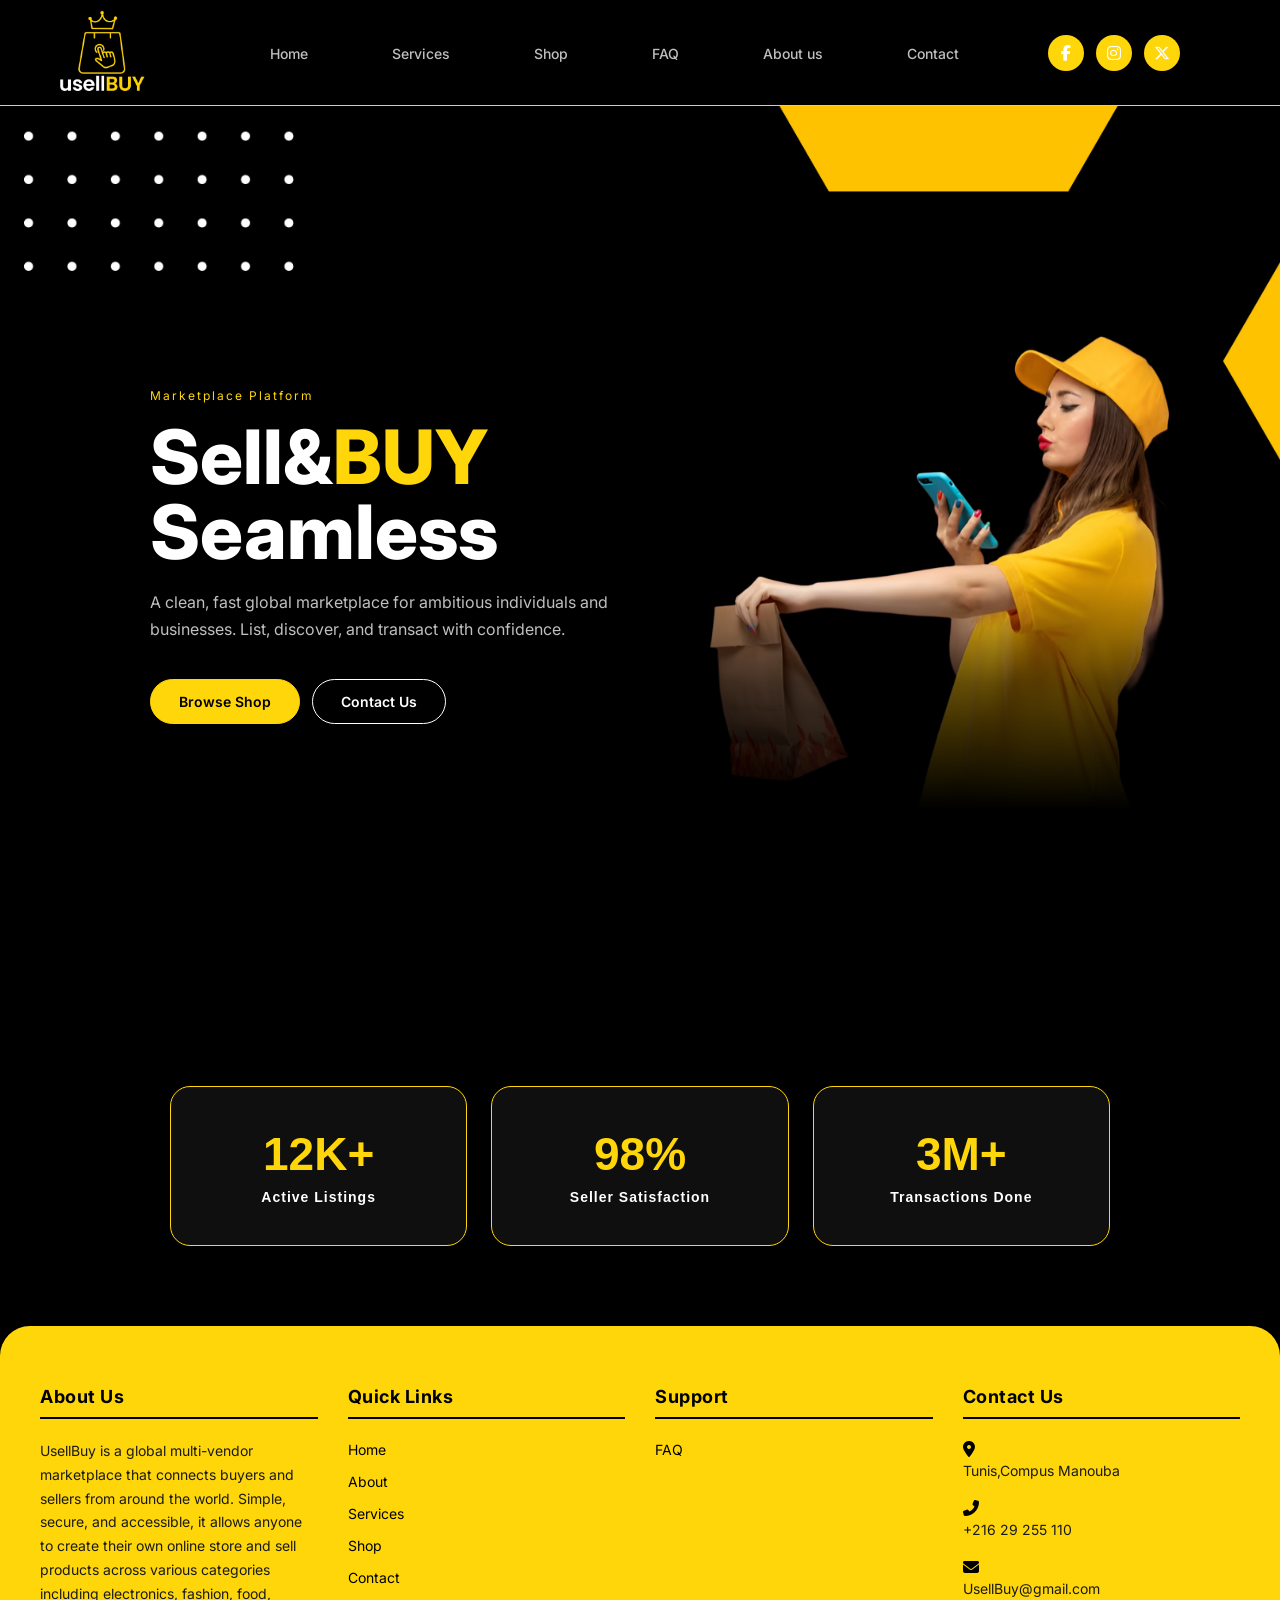
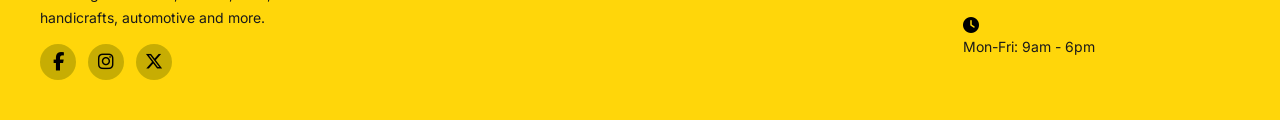
<file: index.html>
<!DOCTYPE html>
<html lang="en">
<head>
<link rel="icon" href="u__3_-removebg-preview.png">
<meta charset="UTF-8">
<meta name="viewport" content="width=device-width, initial-scale=1.0">
<title>UsellBuy — Home</title>
<link href="https://fonts.googleapis.com/css2?family=Inter:wght@300;400;600;700;800&display=swap" rel="stylesheet">
<link rel="stylesheet" href="https://cdnjs.cloudflare.com/ajax/libs/font-awesome/6.5.0/css/all.min.css">
<link rel="stylesheet" href="style.css">
<style>
  #home .container{
    min-height:100vh;
    display:flex;
    align-items:center;
  }

  #home .container-inner{
    display:grid;
    grid-template-columns:1fr 1fr;
    gap:60px;
    align-items:center;
    width:100%;
  }

  #home h1 {
    font-size: clamp(52px, 7vw, 75px);
    margin-bottom: 20px;
  }

  .container-visual {
    filter: none;
  }

  .container-visual img {
    height: 115%;
    width: 115%;
    object-fit: contain;
    display: block;
    -webkit-mask-image: linear-gradient(
      to bottom,
      var(--black) 55%,
      #00000066 75%,
      transparent 100%
    );
    mask-image: linear-gradient(
      to bottom,
      var(--black) 55%,
      #00000066 75%,
      transparent 100%
    );
  }

  #home .actions{
    margin-top:36px;
    display:flex;
    align-items:center;
  }
    .stats{
    display:flex;
    justify-content:space-between;
    gap:24px;
    margin-top:80px;
    padding:0 20px;
  }

  .stat{
    flex:1;
    background:var(--surface);
    padding:40px 20px;
    border-radius:20px;
    border:1px solid var(--yellow);
    text-align:center;
    transition:background .3s, transform .3s;
    font-family:'Poppins', sans-serif;
    position:relative;
    overflow:hidden;
  }

  

  .stat:hover{
    transform:translateY(-8px);
    
    
  }

  .stat .num{
    font-size:46px;
    font-weight:900;
    color:var(--yellow);
  }

  .stat .lbl{
    font-size:14px;
    color:var(--white);
    margin-top:8px;
    letter-spacing:1px;
    font-weight:600;
  }
</style>
</head>
<body>

<header>
    <div class = "logo">
        <a href="index.html"><img src = "u__3_-removebg-preview.png"></a>
    </div>
    
  <nav id ="nav_1">
    <a href="index.html">Home</a>
    <a href="services.html">Services</a>
    <a href="shop.html">Shop</a>
    <a href="faq.html">FAQ</a>
    <a href="about.html"> About us</a>
    <a href="contact.html">Contact</a>
  </nav>
  <nav id = "nav-2">
      <div class = "social">

          <a href="https://facebook.com" target="_blank" class="social fb">
              <i class="fa-brands fa-facebook-f"></i>
            </a>
            
            <a href="https://instagram.com" target="_blank" class="social ig">
                <i class="fa-brands fa-instagram"></i>
            </a>
            
            <a href="https://x.com" target="_blank" class="social x">
                <i class="fa-brands fa-x-twitter"></i>
            </a>
        </div>
    </nav>
</header>

<div id="home">
  <div class="wrap">
    <div class="container">
      <div class="container-inner">
        <div>
          <div class="label">Marketplace Platform</div>
          <h1>Sell&amp;<span style ="color:var(--yellow)">BUY</span><br>Seamless</h1>
          <p class="sub">A clean, fast global marketplace for ambitious individuals and businesses. List, discover, and transact with confidence.</p>
          <div class="actions">
            <a href="shop.html" class="btn">Browse Shop</a>
            <a href="contact.html" class="btn btn-ghost">Contact Us</a>
          </div>
        </div>
        <div class="container-visual">
          <img src="front-view-female-courier-yellow-uniform-cap-holding-food-package-taking-photo-pink-wall-removebg-preview.png"/>
        </div>
      </div>
    </div>

    <div class="stats">
      <div class="stat"><div class="num">12K<span>+</span></div><div class="lbl">Active Listings</div></div>
      <div class="stat"><div class="num">98<span>%</span></div><div class="lbl">Seller Satisfaction</div></div>
      <div class="stat"><div class="num">3M<span>+</span></div><div class="lbl">Transactions Done</div></div>
    </div>
  </div>

 <footer class="footer">
  <div class="footer-container">
    <div class="footer-col">
      <h4>About Us</h4>
      <p>UsellBuy is a global multi-vendor marketplace that connects buyers and sellers from around the world. Simple, secure, and accessible, it allows anyone to create their own online store and sell products across various categories including electronics, fashion, food, handicrafts, automotive and more.</p>
      <div class="social" id="footer__social">
        <a href="https://facebook.com" target="_blank" class="social fb">
              <i class="fa-brands fa-facebook-f"></i>
            </a>
            
            <a href="https://instagram.com" target="_blank" class="social ig">
                <i class="fa-brands fa-instagram"></i>
            </a>
            
            <a href="https://x.com" target="_blank" class="social x">
                <i class="fa-brands fa-x-twitter"></i>
            </a>
      </div>
    </div>
    <div class="footer-col">
      <h4>Quick Links</h4>
      <ul>
        <li><a href="index.html">Home</a></li>
        <li><a href="about.html">About</a></li>
        <li><a href="services.html">Services</a></li>
        <li><a href="shop.html">Shop</a></li>
        <li><a href="contact.html">Contact</a></li>
      </ul>
    </div>
    <div class="footer-col">
      <h4>Support</h4>
      <ul>
        <li><a href="faq.html">FAQ</a></li>
    </div>
    
    <div class="footer-col">
      <h4>Contact Us</h4>
      <div class="contact-item">
        <i class="fas fa-map-marker-alt"></i>
        <p>Tunis,Compus Manouba</p>
      </div>
      <div class="contact-item">
        <i class="fas fa-phone-alt"></i>
        <p>+216 29 255 110 </p>
      </div>
      <div class="contact-item">
        <i class="fas fa-envelope"></i>
        <p>UsellBuy@gmail.com</p>
      </div>
      <div class="contact-item">
        <i class="fas fa-clock"></i>
        <p>Mon-Fri: 9am - 6pm</p>
      </div>
    </div>
  
 

</body>
</html>
</file>
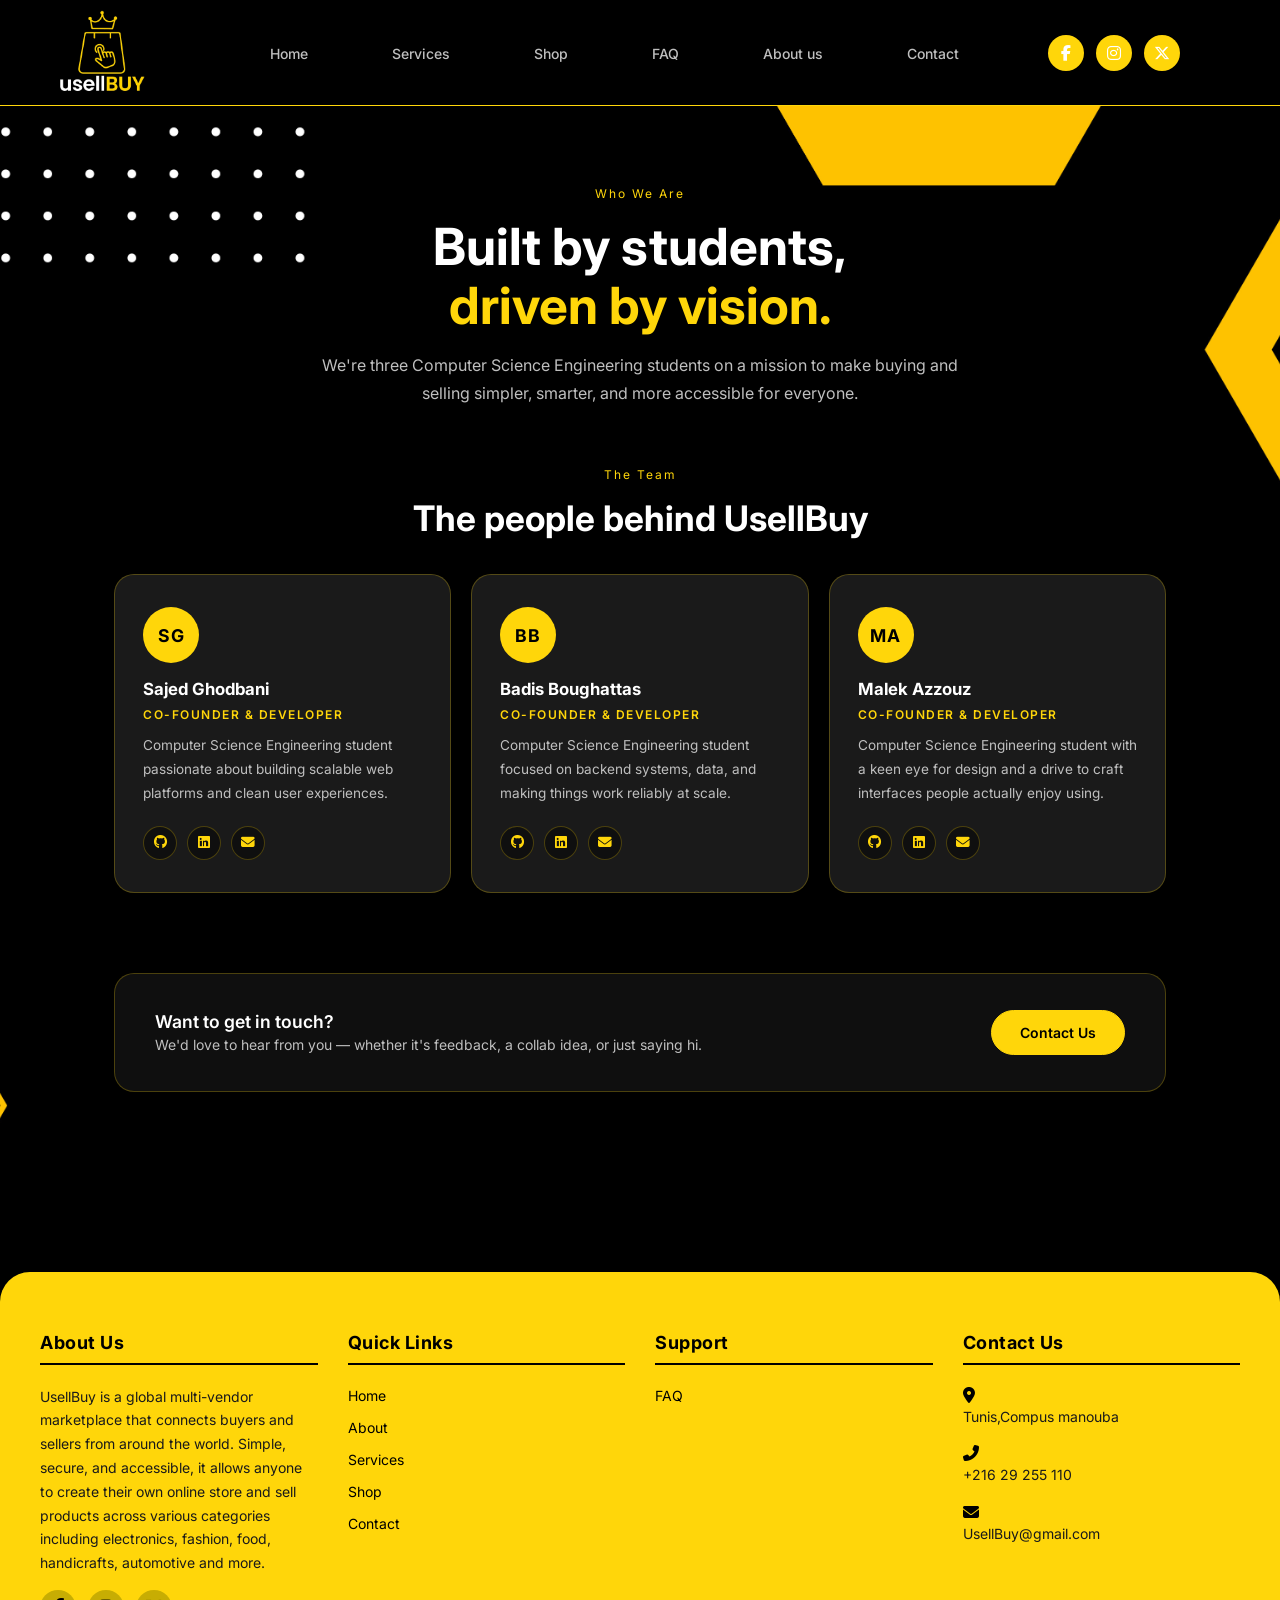
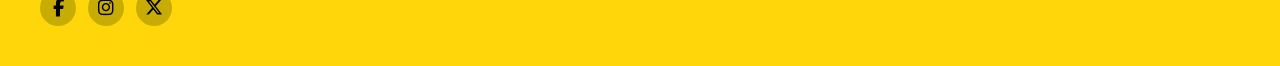
<file: about.html>
<!DOCTYPE html>
<html lang="en">
<head>
  <link rel="icon" href="u__3_-removebg-preview.png">
  <meta charset="UTF-8" />
  <meta name="viewport" content="width=device-width, initial-scale=1.0"/>
  <title>UsellBuy — About Us</title>
  <link href="https://fonts.googleapis.com/css2?family=DM+Sans:wght@300;400;500;600;700&display=swap" rel="stylesheet"/>
  <link href="https://fonts.googleapis.com/css2?family=Inter:wght@300;400;600;700;800&display=swap" rel="stylesheet"/>
  <link rel="stylesheet" href="https://cdnjs.cloudflare.com/ajax/libs/font-awesome/6.5.0/css/all.min.css"/>
  <link rel="stylesheet" href="style.css"/>
</head>
<body>
  <header>
    <div class="logo">
      <a href="index.html"><img src="u__3_-removebg-preview.png"></a>
    </div>
    <nav id="nav_1">
      <a href="index.html">Home</a>
      <a href="services.html">Services</a>
      <a href="shop.html">Shop</a>
      <a href="faq.html">FAQ</a>
  <a href="about.html"> About us</a>
      <a href="contact.html">Contact</a>
    </nav>
    <nav id="nav-2">
      <div class="social">
        <a href="https://www.facebook.com/profile.php?id=61586610396658" target="_blank" class="social fb"><i class="fa-brands fa-facebook-f"></i></a>
        <a href="https://www.instagram.com/usellbuy/" target="_blank" class="social ig"><i class="fa-brands fa-instagram"></i></a>
        <a href="https://x.com/Abva494179" target="_blank" class="social x"><i class="fa-brands fa-x-twitter"></i></a>
      </div>
    </nav>
  </header>

  <div class="about">
    <div class="about-container">
      <div class="label">Who We Are</div>
      <h1>Built by students,<br><span>driven by vision.</span></h1>
      <p class="about-sub">We're three Computer Science Engineering students on a mission to make buying and selling simpler, smarter, and more accessible for everyone.</p>
    </div>

    <div class="about-team-title">
      <div class="label">The Team</div>
      <h2>The people behind UsellBuy</h2>
    </div>
    <div class="about-team">
      <div class="about-card">
        <div class="about-card-avatar">SG</div>
        <div class="about-card-info">
          <h3>Sajed Ghodbani</h3>
          <span class="about-card-role">Co-Founder &amp; Developer</span>
          <p>Computer Science Engineering student passionate about building scalable web platforms and clean user experiences.</p>
        </div>
        <div class="about-card-socials">
          <a href="https://github.com/123sejedoss" target="_blank"><i class="fa-brands fa-github"></i></a>
          <a href="https://www.linkedin.com/in/mohamed-sajed-ghodhbani-034541381" target="_blank"><i class="fa-brands fa-linkedin"></i></a>
          <a href="mailto:ghodhbanimohamedsajed@gmail.com"><i class="fa-solid fa-envelope"></i></a>
        </div>
      </div>

      <div class="about-card">
        <div class="about-card-avatar">BB</div>
        <div class="about-card-info">
          <h3>Badis Boughattas</h3>
          <span class="about-card-role">Co-Founder &amp; Developer</span>
          <p>Computer Science Engineering student focused on backend systems, data, and making things work reliably at scale.</p>
        </div>
        <div class="about-card-socials">
          <a href="https://github.com/bedis-boughattas" target="_blank"><i class="fa-brands fa-github"></i></a>
          <a href="https://www.linkedin.com/in/bedis-boughatts-622290264/" target="_blank"><i class="fa-brands fa-linkedin"></i></a>
          <a href="mailto:boughattas0416@gmail.com"><i class="fa-solid fa-envelope"></i></a>
        </div>
      </div>

      <div class="about-card">
        <div class="about-card-avatar">MA</div>
        <div class="about-card-info">
          <h3>Malek Azzouz</h3>
          <span class="about-card-role">Co-Founder &amp; Developer</span>
          <p>Computer Science Engineering student with a keen eye for design and a drive to craft interfaces people actually enjoy using.</p>
        </div>
        <div class="about-card-socials">
          <a href="https://github.com/lakek181" target="_blank"><i class="fa-brands fa-github"></i></a>
          <a href="https://www.linkedin.com/in/m%C3%A0lek-azzouz-49337a390/" target="_blank"><i class="fa-brands fa-linkedin"></i></a>
          <a href="mailto:malikmalek783@gmail.com"><i class="fa-solid fa-envelope"></i></a>
        </div>
      </div>
    </div>
    <div class="about-cta">
      <div class="about-cta-text">
        <h3>Want to get in touch?</h3>
        <p>We'd love to hear from you — whether it's feedback, a collab idea, or just saying hi.</p>
      </div>
      <a href="contact.html" class="btn">Contact Us</a>
    </div>
  </div>
  <footer class="footer">
    <div class="footer-container">
      <div class="footer-col">
        <h4>About Us</h4>
        <p>UsellBuy is a global multi-vendor marketplace that connects buyers and sellers from around the world. Simple, secure, and accessible, it allows anyone to create their own online store and sell products across various categories including electronics, fashion, food, handicrafts, automotive and more.</p>
        <div class="social" id="footer__social">
          <a href="https://www.facebook.com/profile.php?id=61586610396658" target="_blank" class="social fb">
                <i class="fa-brands fa-facebook-f"></i>
              </a>
              
              <a href="https://www.instagram.com/usellbuy/" target="_blank" class="social ig">
                  <i class="fa-brands fa-instagram"></i>
              </a>
              
              <a href="https://x.com/Abva494179" target="_blank" class="social x">
                  <i class="fa-brands fa-x-twitter"></i>
              </a>
        </div>
      </div>
      <div class="footer-col">
        <h4>Quick Links</h4>
        <ul>
          <li><a href="index.html">Home</a></li>
          <li><a href="about.html">About</a></li>
          <li><a href="services.html">Services</a></li>
          <li><a href="shop.html">Shop</a></li>
          <li><a href="contact.html">Contact</a></li>
        </ul>
      </div>
      <div class="footer-col">
        <h4>Support</h4>
        <ul>
          <li><a href="faq.html">FAQ</a></li>
      </div>
    
      <div class="footer-col">
        <h4>Contact Us</h4>
        <div class="contact-item">
          <i class="fas fa-map-marker-alt"></i>
          <p>Tunis,Compus manouba</p>
        </div>
        <div class="contact-item">
          <i class="fas fa-phone-alt"></i>
          <p>+216 29 255 110</p>
        </div>
        <div class="contact-item">
          <i class="fas fa-envelope"></i>
          <p>UsellBuy@gmail.com</p>
        </div>
</file>
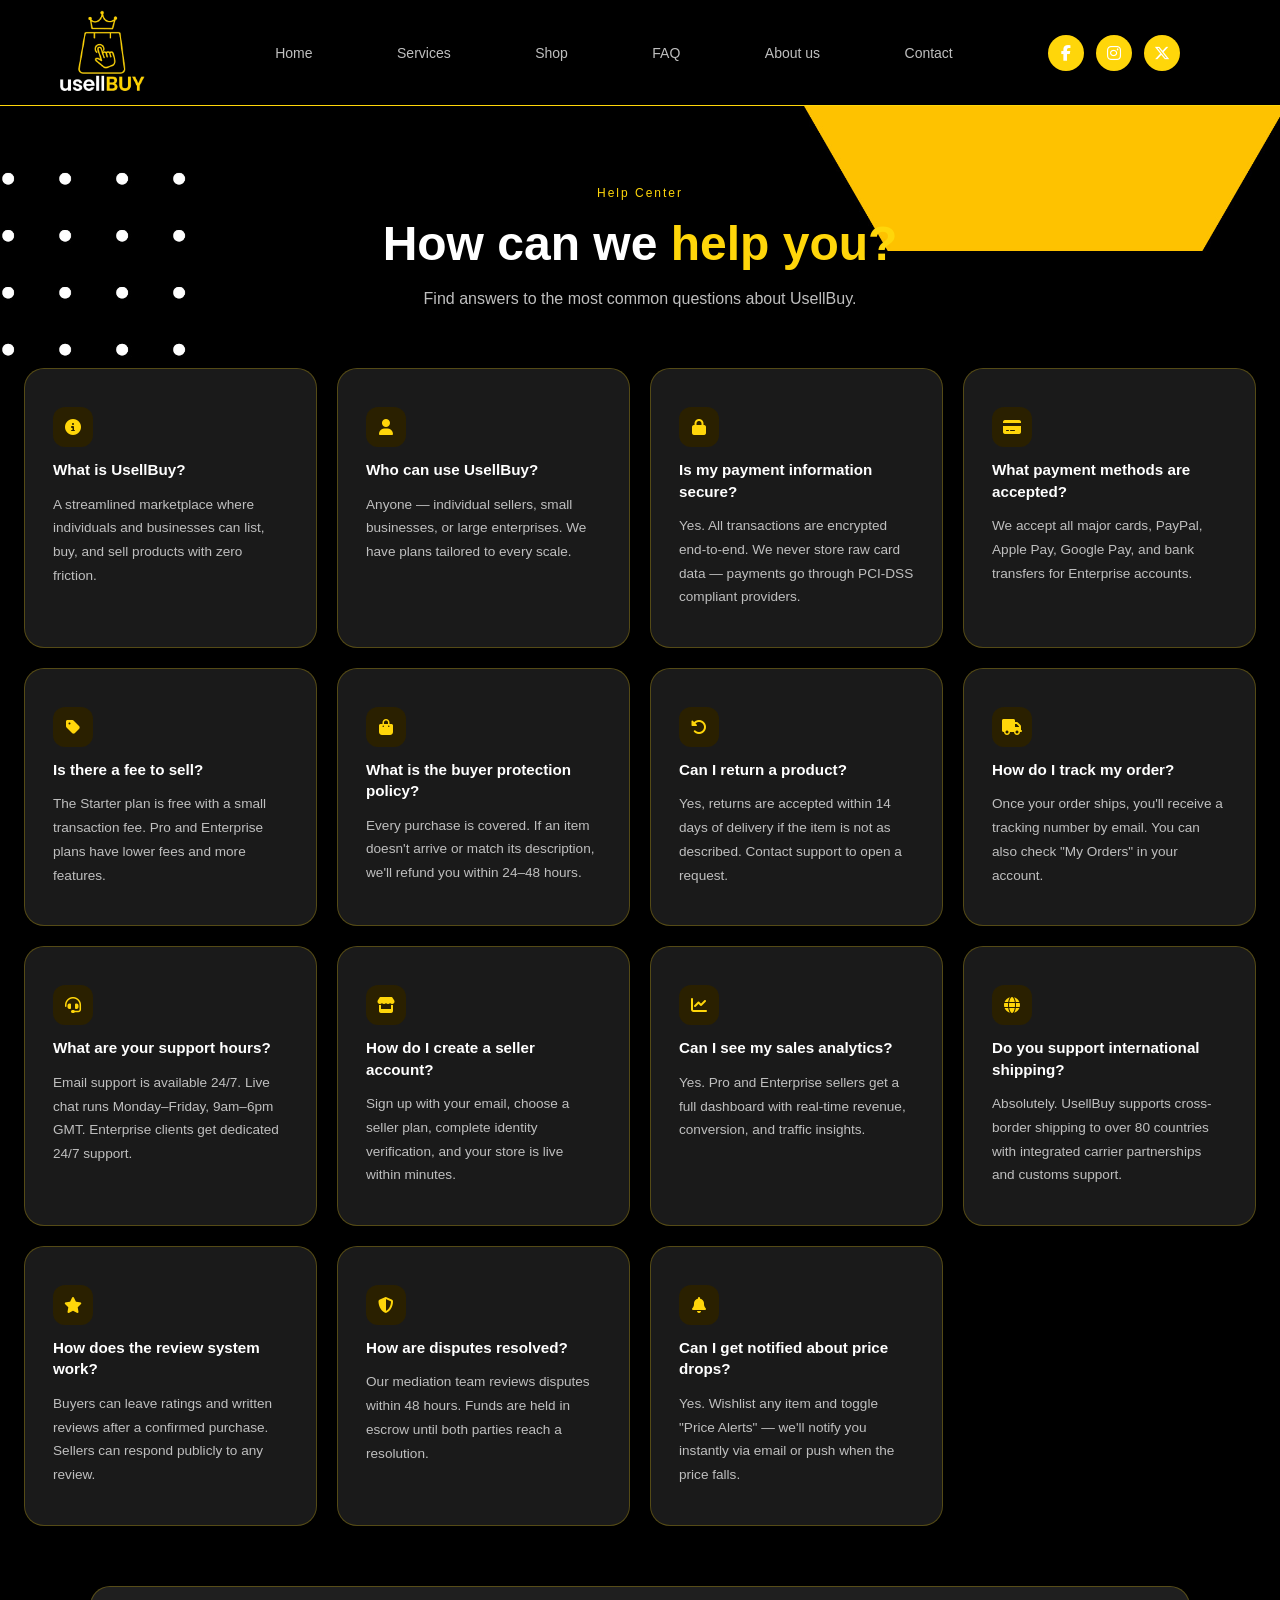
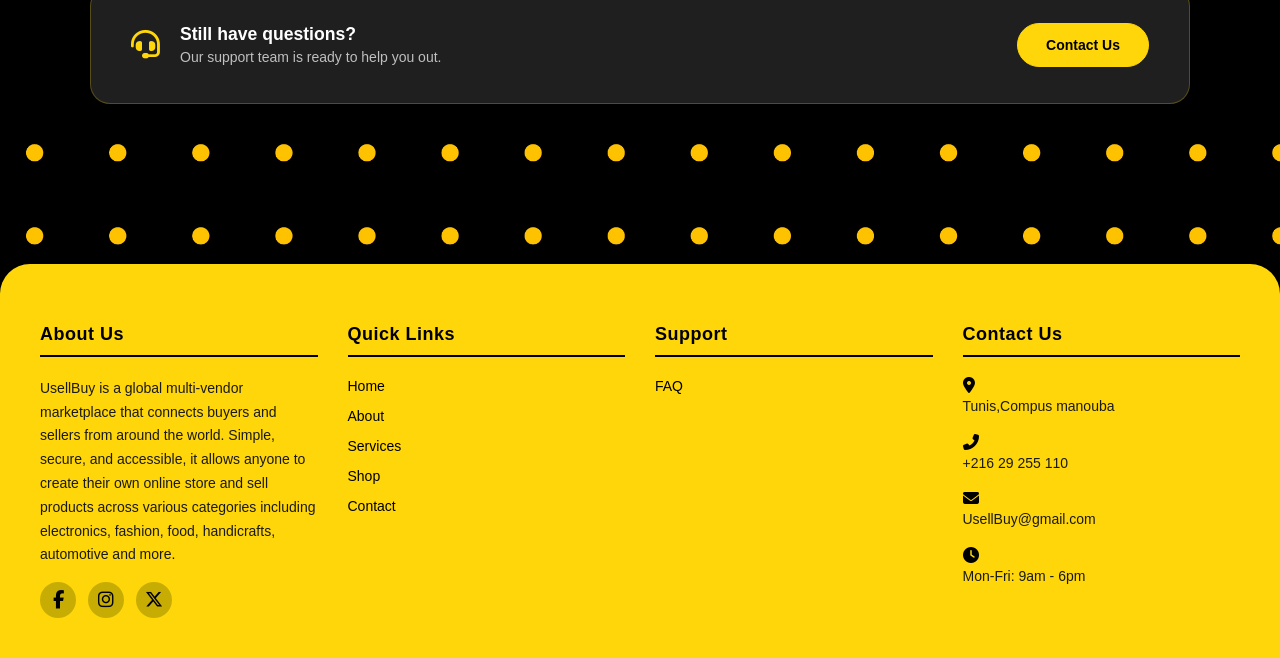
<file: faq.html>
<!DOCTYPE html>
<html lang="en">
<head>
  <link rel="icon" href="u__3_-removebg-preview.png">
  <meta charset="UTF-8" />
  <meta name="viewport" content="width=device-width, initial-scale=1.0"/>
  <title>UsellBuy — FAQ</title>
  <link href="https://fonts.googleapis.com/css2?family=DM+Sans:wght@300;400;500;600;700&display=swap" rel="stylesheet"/>
  <link rel="stylesheet" href="https://cdnjs.cloudflare.com/ajax/libs/font-awesome/6.5.0/css/all.min.css"/>
  <link rel="stylesheet" href="style.css"/>
  <style>
    #faq {
      padding: 80px 24px;
      font-family: 'Inter', sans-serif;
    }

    .faq-container {
      text-align: center;
      max-width: 560px;
      margin: 0 auto 56px;
    }


    .faq-container h1 {
      font-size: clamp(2rem, 4vw, 3rem);
      font-weight: 700;
      line-height: 1.15;
      color: var(--white);
    }

    .faq-container h1 span { color: var(--yellow); }

    .faq-container p {
      margin-top: 14px;
      color: var(--gray);
      font-size: 1rem;
      line-height: 1.7;
    }

    .faq-grid {
      display: grid;
      grid-template-columns: repeat(auto-fill, minmax(250px, 1fr));
      gap: 20px;
      max-width: 1400px;
      margin: 0 auto;
    }

    .faq-card {
      background: #1a1a1a;
      border: 1.5px solid #ffd60a40;
      border-radius: 20px;
      padding: 38px 28px;
      display: flex;
      flex-direction: column;
      gap: 12px;
      transition: background 0.25s, border-color 0.25s, transform 0.2s;
      cursor: default;
    }

    .faq-card:hover {
      background: var(--yellow);
      border-color: var(--yellow);
      transform: translateY(-4px);
    }
    .faq-card-icon {
      width: 40px;
      height: 40px;
      border-radius: 12px;
      background: #2a2000;
      display: flex;
      align-items: center;
      justify-content: center;
      font-size: 1rem;
      color: var(--yellow);
      flex-shrink: 0;
      transition: background 0.25s, color 0.25s;
    }

    .faq-card-q {
      font-size: 0.95rem;
      font-weight: 600;
      color: var(--white);
      line-height: 1.4;
      transition: color 0.25s;
    }

    .faq-card:hover .faq-card-q { color: var(--black); }

    .faq-card-a {
      font-size: 0.85rem;
      font-weight: 400;
      color: var(--gray);
      line-height: 1.75;
      transition: color 0.25s;
    }

    .faq-card:hover .faq-card-a { color: #333; }

    .faq-cta {
      max-width: 1100px;
      margin: 60px auto 0;
      border: 1.5px solid #ffd60a40;
      border-radius: 20px;
      padding: 36px 40px;
      display: flex;
      align-items: center;
      gap: 20px;
      flex-wrap: wrap;
      background: var(--border);
    }

    .faq-cta > i {
      font-size: 1.8rem;
      color: var(--yellow);
    }

    .faq-cta-text { flex: 1; }
    .faq-cta-text h3 { font-size: 1.1rem; font-weight: 600; color: var(--white); }
    .faq-cta-text p { font-size: 0.875rem; color: var(--gray); margin-top: 4px; }
  </style>
</head>
<body>

<header>
  <div class="logo">
    <a href="index.html"><img src="u__3_-removebg-preview.png"></a>
  </div>
  <nav id="nav_1">
    <a href="index.html">Home</a>
    <a href="services.html">Services</a>
    <a href="shop.html">Shop</a>
    <a href="faq.html">FAQ</a>
    <a href="about.html"> About us</a>
    <a href="contact.html">Contact</a>
  </nav>
  <nav id="nav-2">
    <div class="social">
      <a href="https://facebook.com" target="_blank" class="social fb"><i class="fa-brands fa-facebook-f"></i></a>
      <a href="https://instagram.com" target="_blank" class="social ig"><i class="fa-brands fa-instagram"></i></a>
      <a href="https://x.com" target="_blank" class="social x"><i class="fa-brands fa-x-twitter"></i></a>
    </div>
  </nav>
</header>

  <div id="faq">
    <div class="faq-container">
      <div class="label">Help Center</div>
      <h1>How can we <span>help you?</span></h1>
      <p>Find answers to the most common questions about UsellBuy.</p>
    </div>

    <div class="faq-grid">
      <!-- Row 1 -->
      <div class="faq-card">
        <div class="faq-card-icon"><i class="fa-solid fa-circle-info"></i></div>
        <div class="faq-card-q">What is UsellBuy?</div>
        <div class="faq-card-a">A streamlined marketplace where individuals and businesses can list, buy, and sell products with zero friction.</div>
      </div>

      <div class="faq-card">
        <div class="faq-card-icon"><i class="fa-solid fa-user"></i></div>
        <div class="faq-card-q">Who can use UsellBuy?</div>
        <div class="faq-card-a">Anyone — individual sellers, small businesses, or large enterprises. We have plans tailored to every scale.</div>
      </div>

      <div class="faq-card">
        <div class="faq-card-icon"><i class="fa-solid fa-lock"></i></div>
        <div class="faq-card-q">Is my payment information secure?</div>
        <div class="faq-card-a">Yes. All transactions are encrypted end-to-end. We never store raw card data — payments go through PCI-DSS compliant providers.</div>
      </div>

      <div class="faq-card">
        <div class="faq-card-icon"><i class="fa-solid fa-credit-card"></i></div>
        <div class="faq-card-q">What payment methods are accepted?</div>
        <div class="faq-card-a">We accept all major cards, PayPal, Apple Pay, Google Pay, and bank transfers for Enterprise accounts.</div>
      </div>

      <div class="faq-card">
        <div class="faq-card-icon"><i class="fa-solid fa-tag"></i></div>
        <div class="faq-card-q">Is there a fee to sell?</div>
        <div class="faq-card-a">The Starter plan is free with a small transaction fee. Pro and Enterprise plans have lower fees and more features.</div>
      </div>

      <!-- Row 2 -->
      <div class="faq-card">
        <div class="faq-card-icon"><i class="fa-solid fa-bag-shopping"></i></div>
        <div class="faq-card-q">What is the buyer protection policy?</div>
        <div class="faq-card-a">Every purchase is covered. If an item doesn't arrive or match its description, we'll refund you within 24–48 hours.</div>
      </div>

      <div class="faq-card">
        <div class="faq-card-icon"><i class="fa-solid fa-rotate-left"></i></div>
        <div class="faq-card-q">Can I return a product?</div>
        <div class="faq-card-a">Yes, returns are accepted within 14 days of delivery if the item is not as described. Contact support to open a request.</div>
      </div>

      <div class="faq-card">
        <div class="faq-card-icon"><i class="fa-solid fa-truck"></i></div>
        <div class="faq-card-q">How do I track my order?</div>
        <div class="faq-card-a">Once your order ships, you'll receive a tracking number by email. You can also check "My Orders" in your account.</div>
      </div>

      <div class="faq-card">
        <div class="faq-card-icon"><i class="fa-solid fa-headset"></i></div>
        <div class="faq-card-q">What are your support hours?</div>
        <div class="faq-card-a">Email support is available 24/7. Live chat runs Monday–Friday, 9am–6pm GMT. Enterprise clients get dedicated 24/7 support.</div>
      </div>

      <div class="faq-card">
        <div class="faq-card-icon"><i class="fa-solid fa-store"></i></div>
        <div class="faq-card-q">How do I create a seller account?</div>
        <div class="faq-card-a">Sign up with your email, choose a seller plan, complete identity verification, and your store is live within minutes.</div>
      </div>

      <!-- Row 3 -->
      <div class="faq-card">
        <div class="faq-card-icon"><i class="fa-solid fa-chart-line"></i></div>
        <div class="faq-card-q">Can I see my sales analytics?</div>
        <div class="faq-card-a">Yes. Pro and Enterprise sellers get a full dashboard with real-time revenue, conversion, and traffic insights.</div>
      </div>

      <div class="faq-card">
        <div class="faq-card-icon"><i class="fa-solid fa-globe"></i></div>
        <div class="faq-card-q">Do you support international shipping?</div>
        <div class="faq-card-a">Absolutely. UsellBuy supports cross-border shipping to over 80 countries with integrated carrier partnerships and customs support.</div>
      </div>

      <div class="faq-card">
        <div class="faq-card-icon"><i class="fa-solid fa-star"></i></div>
        <div class="faq-card-q">How does the review system work?</div>
        <div class="faq-card-a">Buyers can leave ratings and written reviews after a confirmed purchase. Sellers can respond publicly to any review.</div>
      </div>

      <div class="faq-card">
        <div class="faq-card-icon"><i class="fa-solid fa-shield-halved"></i></div>
        <div class="faq-card-q">How are disputes resolved?</div>
        <div class="faq-card-a">Our mediation team reviews disputes within 48 hours. Funds are held in escrow until both parties reach a resolution.</div>
      </div>

      <div class="faq-card">
        <div class="faq-card-icon"><i class="fa-solid fa-bell"></i></div>
        <div class="faq-card-q">Can I get notified about price drops?</div>
        <div class="faq-card-a">Yes. Wishlist any item and toggle "Price Alerts" — we'll notify you instantly via email or push when the price falls.</div>
      </div>
  </div>

  <div class="faq-cta">
    <i class="fa-solid fa-headset"></i>
    <div class="faq-cta-text">
      <h3>Still have questions?</h3>
      <p>Our support team is ready to help you out.</p>
    </div>
      <a href="contact.html" class="btn">Contact Us</a>
    </div>
  </div>

  <footer class="footer">
    <div class="footer-container">
      <div class="footer-col">
        <h4>About Us</h4>
        <p>UsellBuy is a global multi-vendor marketplace that connects buyers and sellers from around the world. Simple, secure, and accessible, it allows anyone to create their own online store and sell products across various categories including electronics, fashion, food, handicrafts, automotive and more.</p>
        <div class="social" id="footer__social">
          <a href="https://facebook.com" target="_blank" class="social fb">
                <i class="fa-brands fa-facebook-f"></i>
              </a>
              
              <a href="https://instagram.com" target="_blank" class="social ig">
                  <i class="fa-brands fa-instagram"></i>
              </a>
              
              <a href="https://x.com" target="_blank" class="social x">
                  <i class="fa-brands fa-x-twitter"></i>
              </a>
        </div>
      </div>
      <div class="footer-col">
        <h4>Quick Links</h4>
        <ul>
          <li><a href="index.html">Home</a></li>
          <li><a href="about.html">About</a></li>
          <li><a href="services.html">Services</a></li>
          <li><a href="shop.html">Shop</a></li>
          <li><a href="contact.html">Contact</a></li>
        </ul>
      </div>
      <div class="footer-col">
        <h4>Support</h4>
        <ul>
          <li><a href="faq.html">FAQ</a></li>
      </div>
    
      <div class="footer-col">
        <h4>Contact Us</h4>
        <div class="contact-item">
          <i class="fas fa-map-marker-alt"></i>
          <p>Tunis,Compus manouba</p>
        </div>
        <div class="contact-item">
          <i class="fas fa-phone-alt"></i>
          <p>+216 29 255 110</p>
        </div>
        <div class="contact-item">
          <i class="fas fa-envelope"></i>
          <p>UsellBuy@gmail.com</p>
        </div>
        <div class="contact-item">
          <i class="fas fa-clock"></i>
          <p>Mon-Fri: 9am - 6pm</p>
        </div>
      </div>
   </div>
  </footer>
 
</body>
</html>
</file>
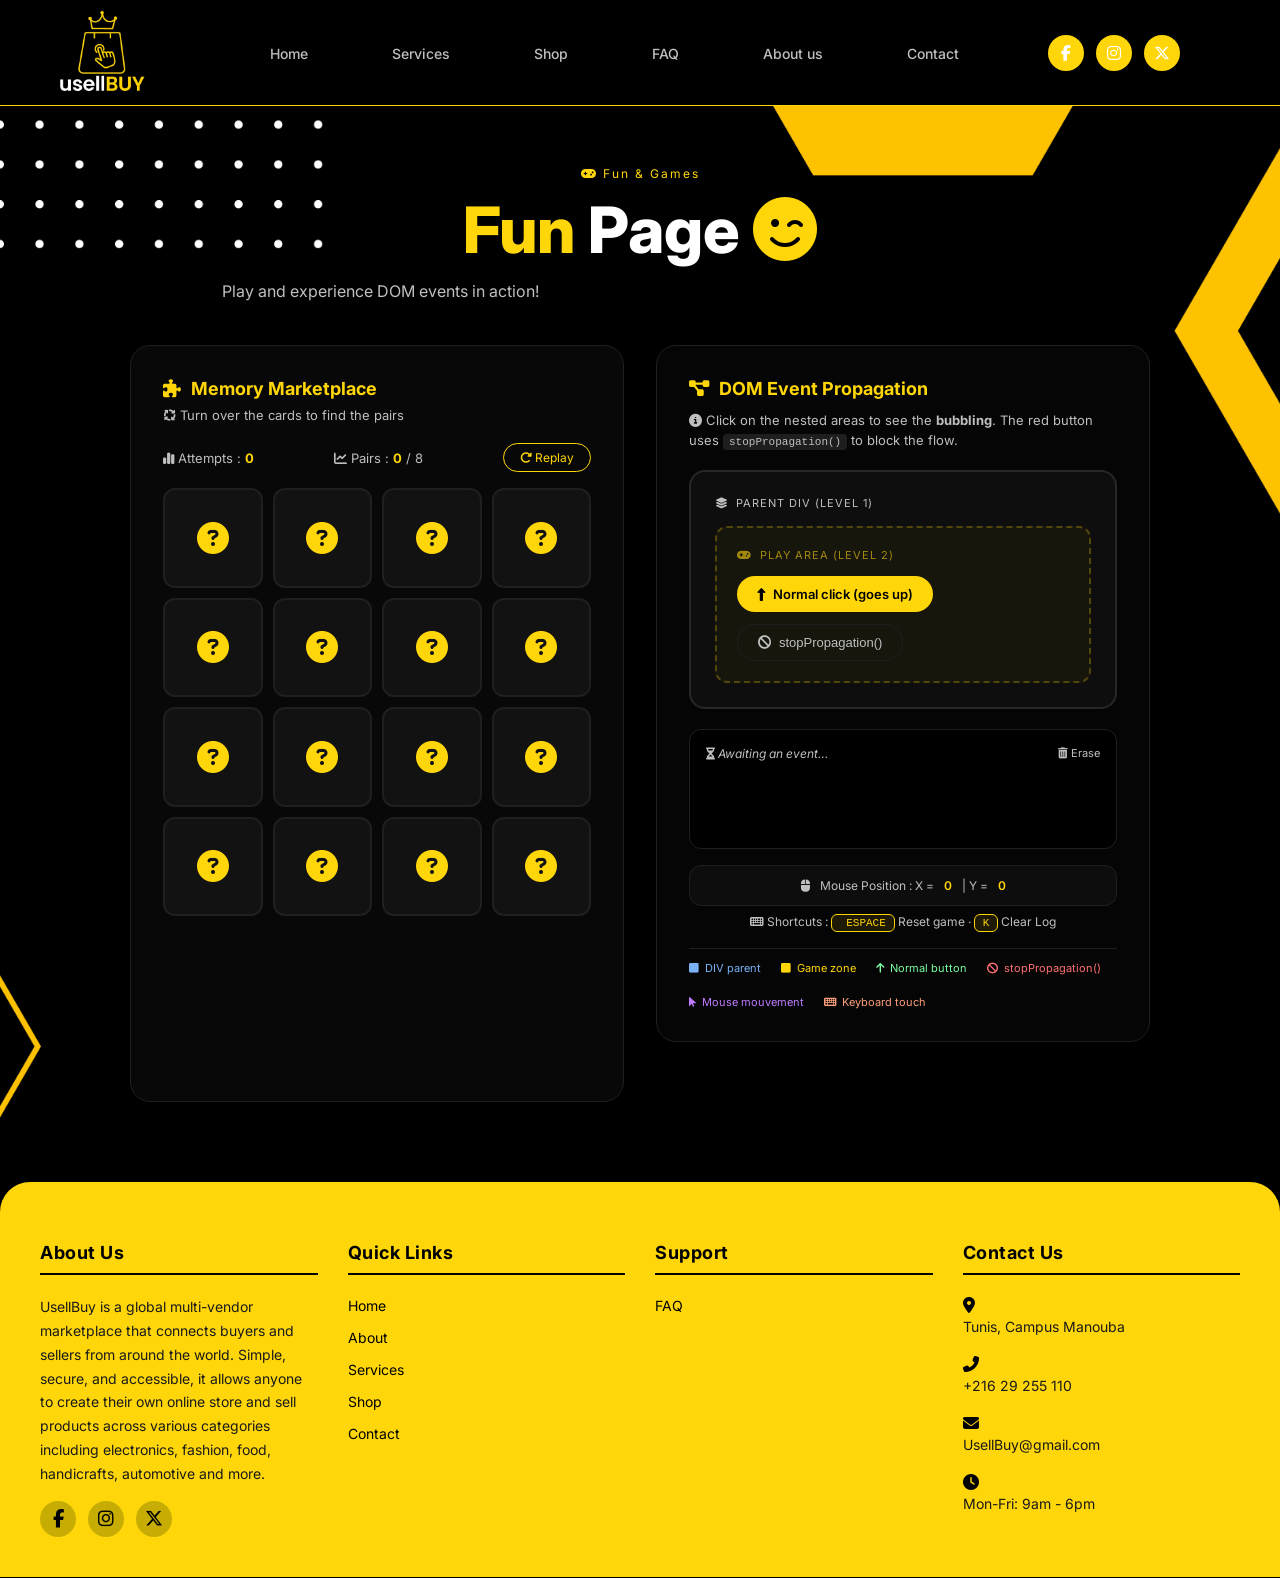
<file: funpage.html>
<!DOCTYPE html>
<html lang="en">
<head>
    <link rel="icon" href="u__3_-removebg-preview.png">
    <meta charset="UTF-8">
    <meta name="viewport" content="width=device-width, initial-scale=1.0">
    <title>Fun Page - UsellBuy</title>
    <link href="https://fonts.googleapis.com/css2?family=Inter:wght@300;400;600;700;800&display=swap" rel="stylesheet">
    <link rel="stylesheet" href="https://cdnjs.cloudflare.com/ajax/libs/font-awesome/6.5.0/css/all.min.css">
    <link rel="stylesheet" href="style.css">
</head>
<body>
    <header>
        <div class="logo">
            <a href="index.html"><img src="u__3_-removebg-preview.png" alt="UsellBuy Logo"></a>
        </div>
        <nav id="nav_1">
            <a href="index.html">Home</a>
            <a href="services.html">Services</a>
            <a href="shop.html">Shop</a>
            <a href="faq.html">FAQ</a>
            <a href="about.html">About us</a>
            <a href="contact.html">Contact</a>
        </nav>
        <nav id="nav-2">
            <div class="social">
                <a href="https://www.facebook.com/profile.php?id=61586610396658" target="_blank" class="social fb"><i class="fa-brands fa-facebook-f"></i></a>
                <a href="https://www.instagram.com/usellbuy/" target="_blank" class="social ig"><i class="fa-brands fa-instagram"></i></a>
                <a href="https://x.com/Abva494179" target="_blank" class="social x"><i class="fa-brands fa-x-twitter"></i></a>
            </div>
        </nav>
    </header>

    <div style="max-width:1100px;margin:0 auto;padding:0 40px;">
        <!-- Hero Section -->
        <div class="fp-container">
            <div class="label"><i class="fa-solid fa-gamepad"></i> Fun &amp; Games</div>
            <h1><span style ="color:var(--yellow)">Fun</span> Page <i class="fa-solid fa-face-smile-wink" style ="color:var(--yellow)"></i></h1>
            <p class="sub">Play and experience DOM events in action!</p>
        </div>

        <div class="fp-layout">
            <!-- Memory Game -->
            <div class="game-card">
                <h3>
                    <i class="fa-solid fa-puzzle-piece"></i> 
                    Memory Marketplace
                </h3>
                <p class="sub-label">
                    <i class="fa-solid fa-arrows-spin"></i> 
                    Turn over the cards to find the pairs
                </p>
                <div class="game-score">
                    <div>
                        <i class="fa-solid fa-chart-simple"></i> 
                        Attempts : <span id="mem-tries">0</span>
                    </div>
                    <div>
                        <i class="fa-solid fa-chart-line"></i> 
                        Pairs : <span id="mem-pairs">0</span> / 8
                    </div>
                    <button class="btn-game" id="btn-mem-reset">
                        <i class="fa-solid fa-rotate-right"></i> Replay
                    </button>
                </div>
                <div class="memory-grid" id="memory-grid"></div>
                <div id="mem-msg" class="text-center mt-2" style="font-size:13px;color:var(--gray);min-height:20px;"></div>
            </div>

            <!-- Event Propagation Section -->
            <div class="propagation-container">
                <h3>
                    <i class="fa-solid fa-diagram-project"></i> 
                    DOM Event Propagation
                </h3>
                <p>
                    <i class="fa-solid fa-info-circle"></i> 
                    Click on the nested areas to see the <strong>bubbling</strong>.
                    The red button uses <code>stopPropagation()</code> to block the flow.
                </p>

                <!-- Niveau 1: DIV parent -->
                <div class="ev-outer" id="ev-outer">
                    <div class="ev-outer-label">
                        <i class="fa-solid fa-layer-group"></i> 
                        Parent DIV (level 1)
                    </div>
                    
                    <!-- Niveau 2: Zone de jeu -->
                    <div class="ev-zone" id="ev-zone">
                        <div class="ev-zone-label">
                            <i class="fa-solid fa-gamepad"></i> 
                            Play area (level 2)

                        </div>
                        
                        <!-- Niveau 3: Boutons -->
                        <div class="ev-btn-wrap">
                            <button class="ev-btn" id="ev-btn-normal">
                                <i class="fa-solid fa-up-long"></i> Normal click (goes up)
                            </button>
                            <button class="ev-btn-stop" id="ev-btn-stop">
                                <i class="fa-solid fa-ban"></i> stopPropagation()
                            </button>
                        </div>
                    </div>
                </div>

                <!-- Journal des événements -->
                <div class="ev-log" id="ev-log">
                    <span class="ev-log-clear" id="clear-log">
                        <i class="fa-solid fa-trash-can"></i> Erase
                    </span>
                    <div style="color:var(--gray);font-style:italic;">
                        <i class="fa-solid fa-hourglass-half"></i> Awaiting an event…
                    </div>
                </div>

                <!-- Mouse Position Tracker -->
                <div class="mouse-tracker" id="mouse-tracker">
                    <i class="fa-solid fa-computer-mouse"></i> 
                    Mouse Position : X = <span id="mouse-x">0</span> | Y = <span id="mouse-y">0</span>
                </div>

                <!-- Keyboard Shortcuts -->
                <div class="text-center mt-2" style="font-size: 12px; color: var(--gray);">
                    <i class="fa-solid fa-keyboard"></i> Shortcuts : 
                    <span class="key-hint"><i class="fa-solid fa-space"></i> ESPACE</span> Reset game · 
                    <span class="key-hint">K</span> Clear Log
                </div>

                <!-- Legend -->
                <div class="legend">
                    <span style="color:#7ab2f7;"><i class="fa-solid fa-square"></i> DIV parent</span>
                    <span style="color:#ffd60a;"><i class="fa-solid fa-square"></i> Game zone</span>
                    <span style="color:#7affa0;"><i class="fa-solid fa-arrow-up"></i> Normal button</span>
                    <span style="color:#ff7070;"><i class="fa-solid fa-ban"></i> stopPropagation()</span>
                    <span style="color:#c07aff;"><i class="fa-solid fa-mouse-pointer"></i> Mouse mouvement</span>
                    <span style="color:#ff9f7a;"><i class="fa-solid fa-keyboard"></i> Keyboard touch</span>
                </div>
            </div>
        </div>
    </div>

    <footer class="footer">
        <div class="footer-container">
            <div class="footer-col">
                <h4>About Us</h4>
                <p>UsellBuy is a global multi-vendor marketplace that connects buyers and sellers from around the world. Simple, secure, and accessible, it allows anyone to create their own online store and sell products across various categories including electronics, fashion, food, handicrafts, automotive and more.</p>
                <div class="social" id="footer__social">
                    <a href="https://facebook.com" target="_blank" class="social fb"><i class="fa-brands fa-facebook-f"></i></a>
                    <a href="https://instagram.com" target="_blank" class="social ig"><i class="fa-brands fa-instagram"></i></a>
                    <a href="https://x.com" target="_blank" class="social x"><i class="fa-brands fa-x-twitter"></i></a>
                </div>
            </div>
            <div class="footer-col">
                <h4>Quick Links</h4>
                <ul>
                    <li><a href="index.html">Home</a></li>
                    <li><a href="about.html">About</a></li>
                    <li><a href="services.html">Services</a></li>
                    <li><a href="shop.html">Shop</a></li>
                    <li><a href="contact.html">Contact</a></li>
                </ul>
            </div>
            <div class="footer-col">
                <h4>Support</h4>
                <ul>
                    <li><a href="faq.html">FAQ</a></li>
                </ul>
            </div>
            <div class="footer-col">
                <h4>Contact Us</h4>
                <div class="contact-item">
                    <i class="fas fa-map-marker-alt"></i>
                    <p>Tunis, Campus Manouba</p>
                </div>
                <div class="contact-item">
                    <i class="fas fa-phone-alt"></i>
                    <p>+216 29 255 110</p>
                </div>
                <div class="contact-item">
                    <i class="fas fa-envelope"></i>
                    <p>UsellBuy@gmail.com</p>
                </div>
                <div class="contact-item">
                    <i class="fas fa-clock"></i>
                    <p>Mon-Fri: 9am - 6pm</p>
                </div>
            </div>
        </div>
    </footer>

    <script src="funpage.js"></script>
</body>
</html>
</file>
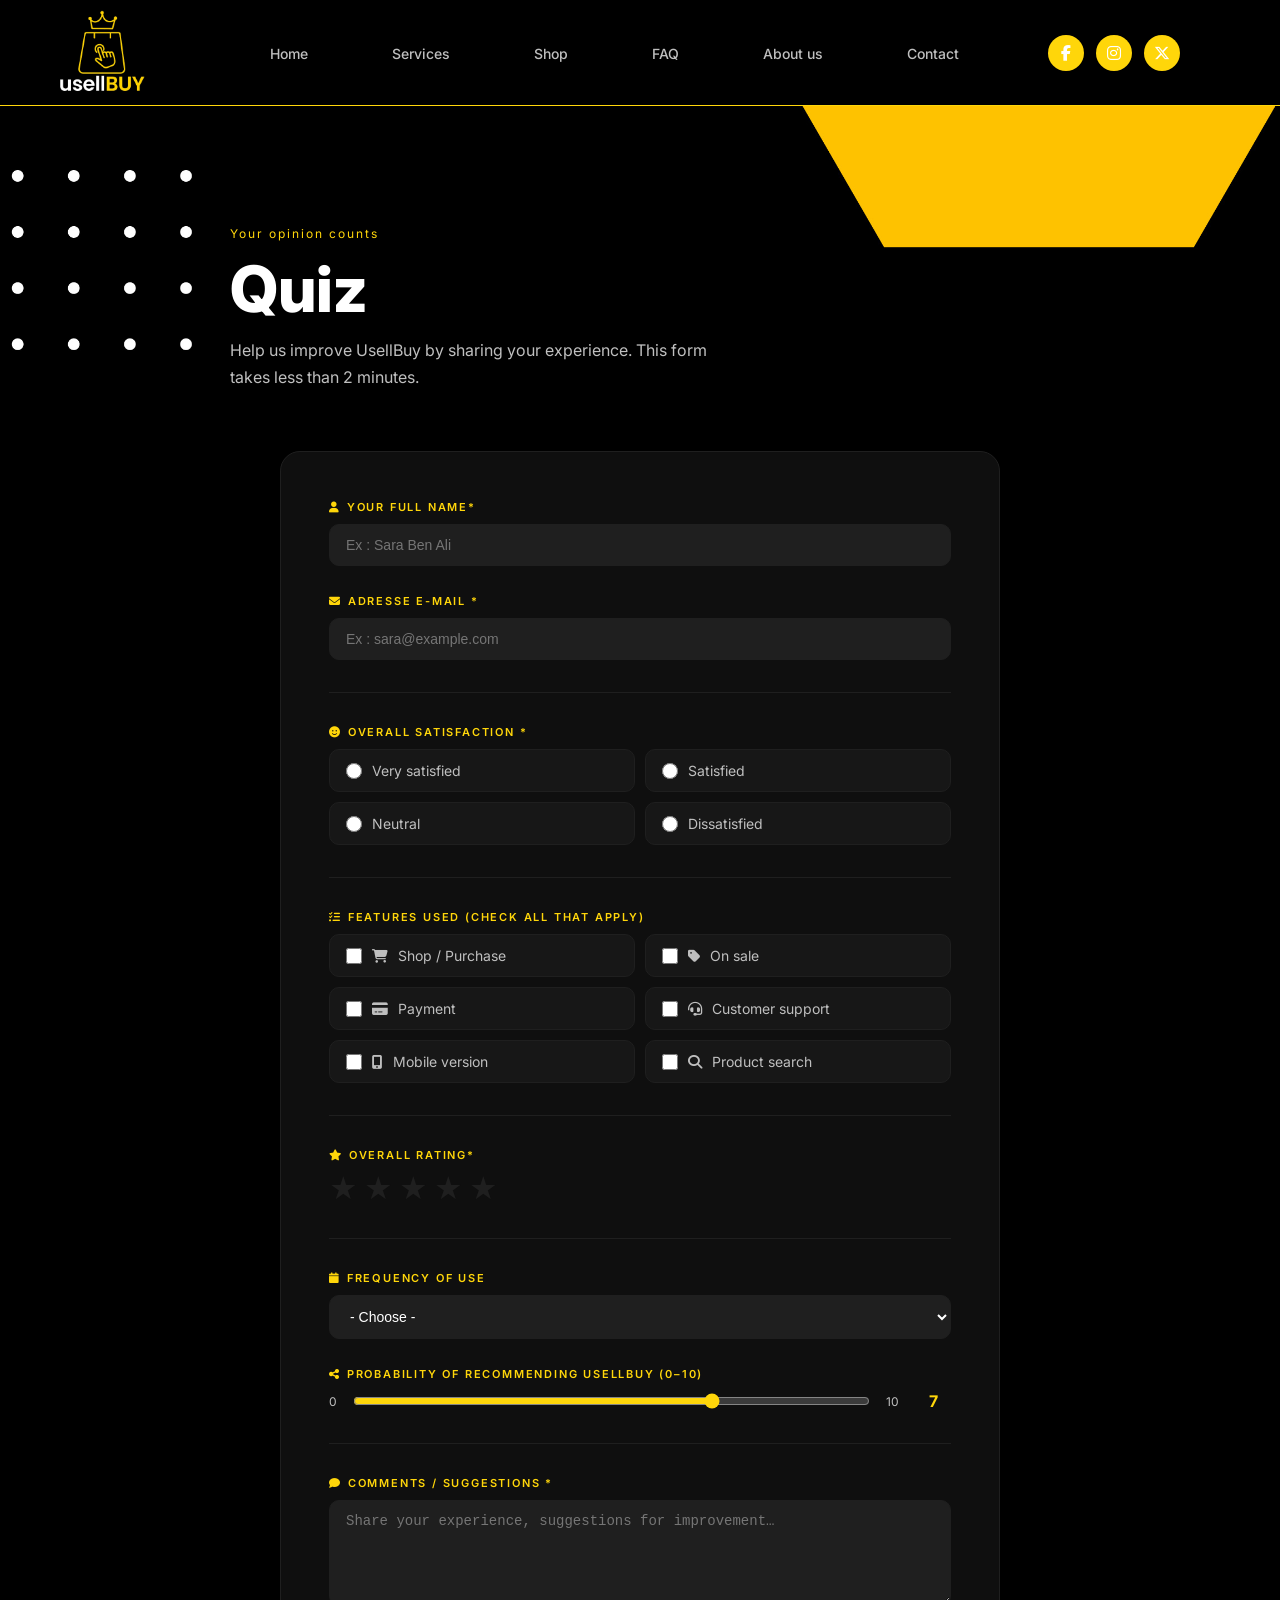
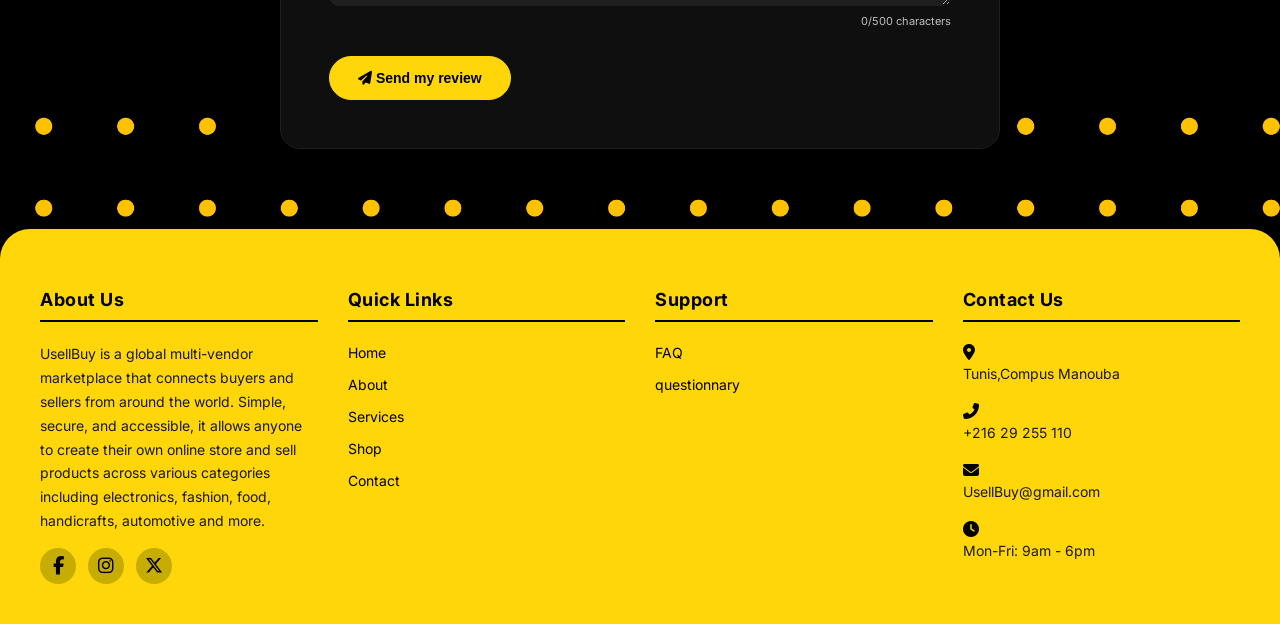
<file: questionnary.html>
<!DOCTYPE html>
<html lang="en">
<head>
    <meta charset="UTF-8">
    <meta name="viewport" content="width=device-width, initial-scale=1.0">
    <title>Questionnary</title>
    <link href="https://fonts.googleapis.com/css2?family=Inter:wght@300;400;600;700;800&display=swap" rel="stylesheet">
    <link rel="stylesheet" href="https://cdnjs.cloudflare.com/ajax/libs/font-awesome/6.5.0/css/all.min.css">
    <link rel="stylesheet" href="style.css">
</head>
<body>
    <header>
        <div class="logo">
        <a href="index.html"><img src="u__3_-removebg-preview.png"></a>
        </div>
        <nav id="nav_1">
        <a href="index.html">Home</a>
        <a href="services.html">Services</a>
        <a href="shop.html">Shop</a>
        <a href="faq.html">FAQ</a>
        <a href="about.html"> About us</a>
        <a href="contact.html">Contact</a>
        </nav>
        <nav id="nav-2">
        <div class="social">
            <a href="https://www.facebook.com/profile.php?id=61586610396658" target="_blank" class="social fb"><i class="fa-brands fa-facebook-f"></i></a>
            <a href="https://www.instagram.com/usellbuy/" target="_blank" class="social ig"><i class="fa-brands fa-instagram"></i></a>
            <a href="https://x.com/Abva494179" target="_blank" class="social x"><i class="fa-brands fa-x-twitter"></i></a>
        </div>
        </nav>
    </header>
   <div style="max-width:900px;margin:0 auto;padding:0 40px;">
 
  <div class="q-container">
    <div class="label">Your opinion counts</div>
    <h1>Quiz</h1>
    <p class="sub">Help us improve UsellBuy by sharing your experience. This form takes less than 2 minutes.</p>
  </div>
 
  <!-- ░░░ FORMULAIRE PRINCIPAL ░░░ -->
  <div class="q-card" id="q-card">
 
    <!-- Formulaire visible avant soumission -->
    <form id="quiz-form" action="questionnary_process.php" method="POST" novalidate>
 
      <!-- CONTRÔLE 1 : Textbox — Nom -->
      <div class="q-group" id="grp-nom">
        <label class="main-label" for="q-nom">
          <i class="fa-solid fa-user" style="margin-right:6px;"></i>Your full name*
        </label>
        <input type="text" id="q-nom" name="full_name" placeholder="Ex : Sara Ben Ali" maxlength="80">
        <div class="error-msg" id="err-nom"><i class="fa-solid fa-circle-exclamation"></i> A name is required (minimum 3 characters)..</div>
      </div>
 
      <!-- CONTRÔLE 2 : Textbox Email -->
      <div class="q-group" id="grp-email">
        <label class="main-label" for="q-email">
          <i class="fa-solid fa-envelope" style="margin-right:6px;"></i>Adresse e-mail *
        </label>
        <input type="email" id="q-email" name="email" placeholder="Ex : sara@example.com">
        <div class="error-msg" id="err-email"><i class="fa-solid fa-circle-exclamation"></i> Please enter a valid email address.</div>
      </div>
 
      <hr class="q-divider">
 
      <!-- CONTRÔLE 3 : Radio — Satisfaction générale -->
      <div class="q-group" id="grp-satisfaction">
        <label class="main-label">
          <i class="fa-solid fa-face-smile" style="margin-right:6px;"></i>Overall satisfaction *
        </label>
        <div class="options-grid">
          <label class="option-item">
            <input type="radio" name="satisfaction" value="tres-satisfait"> Very satisfied
          </label>
          <label class="option-item">
            <input type="radio" name="satisfaction" value="satisfait"> Satisfied
          </label>
          <label class="option-item">
            <input type="radio" name="satisfaction" value="neutre"> Neutral
          </label>
          <label class="option-item">
            <input type="radio" name="satisfaction" value="insatisfait"> Dissatisfied
          </label>
        </div>
        <div class="error-msg" id="err-satisfaction"><i class="fa-solid fa-circle-exclamation"></i>Please select a level of satisfaction.</div>
      </div>
 
      <hr class="q-divider">
 
      <!-- CONTRÔLE 4 : Checkbox — Fonctionnalités utilisées -->
      <div class="q-group" id="grp-fonctionnalites">
        <label class="main-label">
          <i class="fa-solid fa-list-check" style="margin-right:6px;"></i>Features used (check all that apply)
        </label>
        <div class="options-grid">
          <label class="option-item">
            <input type="checkbox" name="features[]" value="shop"> <i class="fa-solid fa-cart-shopping"></i> Shop / Purchase
          </label>
          <label class="option-item">
            <input type="checkbox" name="features[]" value="sell"> <i class="fa-solid fa-tag"></i> On sale
          </label>
          <label class="option-item">
            <input type="checkbox" name="features[]" value="payment"> <i class="fa-solid fa-credit-card"></i> Payment
          </label>
          <label class="option-item">
            <input type="checkbox" name="features[]" value="support"> <i class="fa-solid fa-headset"></i> Customer support
          </label>
          <label class="option-item">
            <input type="checkbox" name="features[]" value="mobile"> <i class="fa-solid fa-mobile-screen-button"></i> Mobile version
          </label>
          <label class="option-item">
            <input type="checkbox" name="features[]" value="search"> <i class="fa-solid fa-magnifying-glass"></i> Product search
          </label>
        </div>
      </div>
 
      <hr class="q-divider">
 
      <!-- CONTRÔLE 5 : Note en étoiles (custom radio) -->
      <div class="q-group" id="grp-note">
        <label class="main-label">
          <i class="fa-solid fa-star" style="margin-right:6px;"></i>Overall rating*
        </label>
        <div class="stars">
          <input type="radio" name="note" id="s5" value="5"><label for="s5" title="Excellent">★</label>
          <input type="radio" name="note" id="s4" value="4"><label for="s4" title="Très bien">★</label>
          <input type="radio" name="note" id="s3" value="3"><label for="s3" title="Bien">★</label>
          <input type="radio" name="note" id="s2" value="2"><label for="s2" title="Passable">★</label>
          <input type="radio" name="note" id="s1" value="1"><label for="s1" title="Mauvais">★</label>
        </div>
        <div class="error-msg" id="err-note"><i class="fa-solid fa-circle-exclamation"></i> Please rate this.</div>
      </div>
 
      <hr class="q-divider">
 
      <!-- CONTRÔLE 6 : Select — Fréquence d'utilisation -->
      <div class="q-group">
        <label class="main-label" for="q-frequence">
          <i class="fa-solid fa-calendar" style="margin-right:6px;"></i>Frequency of use
        </label>
        <select id="q-frequence" name="frequency">
          <option value="">- Choose -</option>
          <option value="daily">Every day</option>
          <option value="weekly">A few times a week</option>
          <option value="monthly">A few times a month</option>
          <option value="rarely">Rarely</option>
          <option value="first">First visit</option>
        </select>
      </div>
 
      <!-- CONTRÔLE 7 : Range — Probabilité de recommander -->
      <div class="q-group">
        <label class="main-label">
          <i class="fa-solid fa-share-nodes" style="margin-right:6px;"></i>Probability of recommending UsellBuy (0–10)
        </label>
        <div class="range-wrap">
          <span style="font-size:12px;color:var(--gray);">0</span>
          <input type="range" id="q-recommend" name="recommendation" min="0" max="10" value="7" oninput="document.getElementById('rec-val').textContent=this.value">
          <span style="font-size:12px;color:var(--gray);">10</span>
          <div class="range-val" id="rec-val">7</div>
        </div>
      </div>
 
      <hr class="q-divider">
 
      <!-- CONTRÔLE 8 : Textarea — Commentaire libre -->
      <div class="q-group" id="grp-commentaire">
        <label class="main-label" for="q-commentaire">
          <i class="fa-solid fa-comment" style="margin-right:6px;"></i>Comments / Suggestions *
        </label>
        <textarea id="q-commentaire" name="comments" rows="5" placeholder="Share your experience, suggestions for improvement…" maxlength="500" oninput="updateCharCount()"></textarea>
        <div class="char-count"><span id="char-num">0</span>/500 characters</div>
        <div class="error-msg" id="err-commentaire"><i class="fa-solid fa-circle-exclamation"></i> The comment must contain at least 20 characters.</div>
      </div>
 
      <!-- Bouton soumission -->
      <button type="submit" class="btn">
        <i class="fa-solid fa-paper-plane"></i> Send my review

      </button>
 
    </form>
 
    <!-- Message de succès (affiché après validation) -->
    <div class="success-panel" id="success-panel">
      <div class="success-icon"><i class="fa-solid fa-check" style ="color: var(--yellow)"></i></div>
      <h2>Thank you for your feedback!</h2>
      <p>Your questionnaire has been successfully submitted.<br>We read each response carefully.</p>
      <br>
      <a href="index.html" class="btn" style="margin-top:20px;">Return to homepage</a>
    </div>
 
  </div>
  </div>
    <footer class="footer">
  <div class="footer-container">
    <div class="footer-col">
      <h4>About Us</h4>
      <p>UsellBuy is a global multi-vendor marketplace that connects buyers and sellers from around the world. Simple, secure, and accessible, it allows anyone to create their own online store and sell products across various categories including electronics, fashion, food, handicrafts, automotive and more.</p>
      <div class="social" id="footer__social">
        <a href="https://facebook.com" target="_blank" class="social fb">
              <i class="fa-brands fa-facebook-f"></i>
            </a>
            
            <a href="https://instagram.com" target="_blank" class="social ig">
                <i class="fa-brands fa-instagram"></i>
            </a>
            
            <a href="https://x.com" target="_blank" class="social x">
                <i class="fa-brands fa-x-twitter"></i>
            </a>
      </div>
    </div>
    <div class="footer-col">
      <h4>Quick Links</h4>
      <ul>
        <li><a href="index.html">Home</a></li>
        <li><a href="about.html">About</a></li>
        <li><a href="services.html">Services</a></li>
        <li><a href="shop.html">Shop</a></li>
        <li><a href="contact.html">Contact</a></li>
      </ul>
    </div>
    <div class="footer-col">
      <h4>Support</h4>
      <ul>
        <li><a href="faq.html">FAQ</a></li>
        <li><a href="questionnary.html">questionnary</a></li>

    </div>
    
    <div class="footer-col">
      <h4>Contact Us</h4>
      <div class="contact-item">
        <i class="fas fa-map-marker-alt"></i>
        <p>Tunis,Compus Manouba</p>
      </div>
      <div class="contact-item">
        <i class="fas fa-phone-alt"></i>
        <p>+216 29 255 110 </p>
      </div>
      <div class="contact-item">
        <i class="fas fa-envelope"></i>
        <p>UsellBuy@gmail.com</p>
      </div>
      <div class="contact-item">
        <i class="fas fa-clock"></i>
        <p>Mon-Fri: 9am - 6pm</p>
      </div>

    </div>
    </div>
   </footer>
   <script src="questionnary.js"></script>
</body>
</html>
</file>
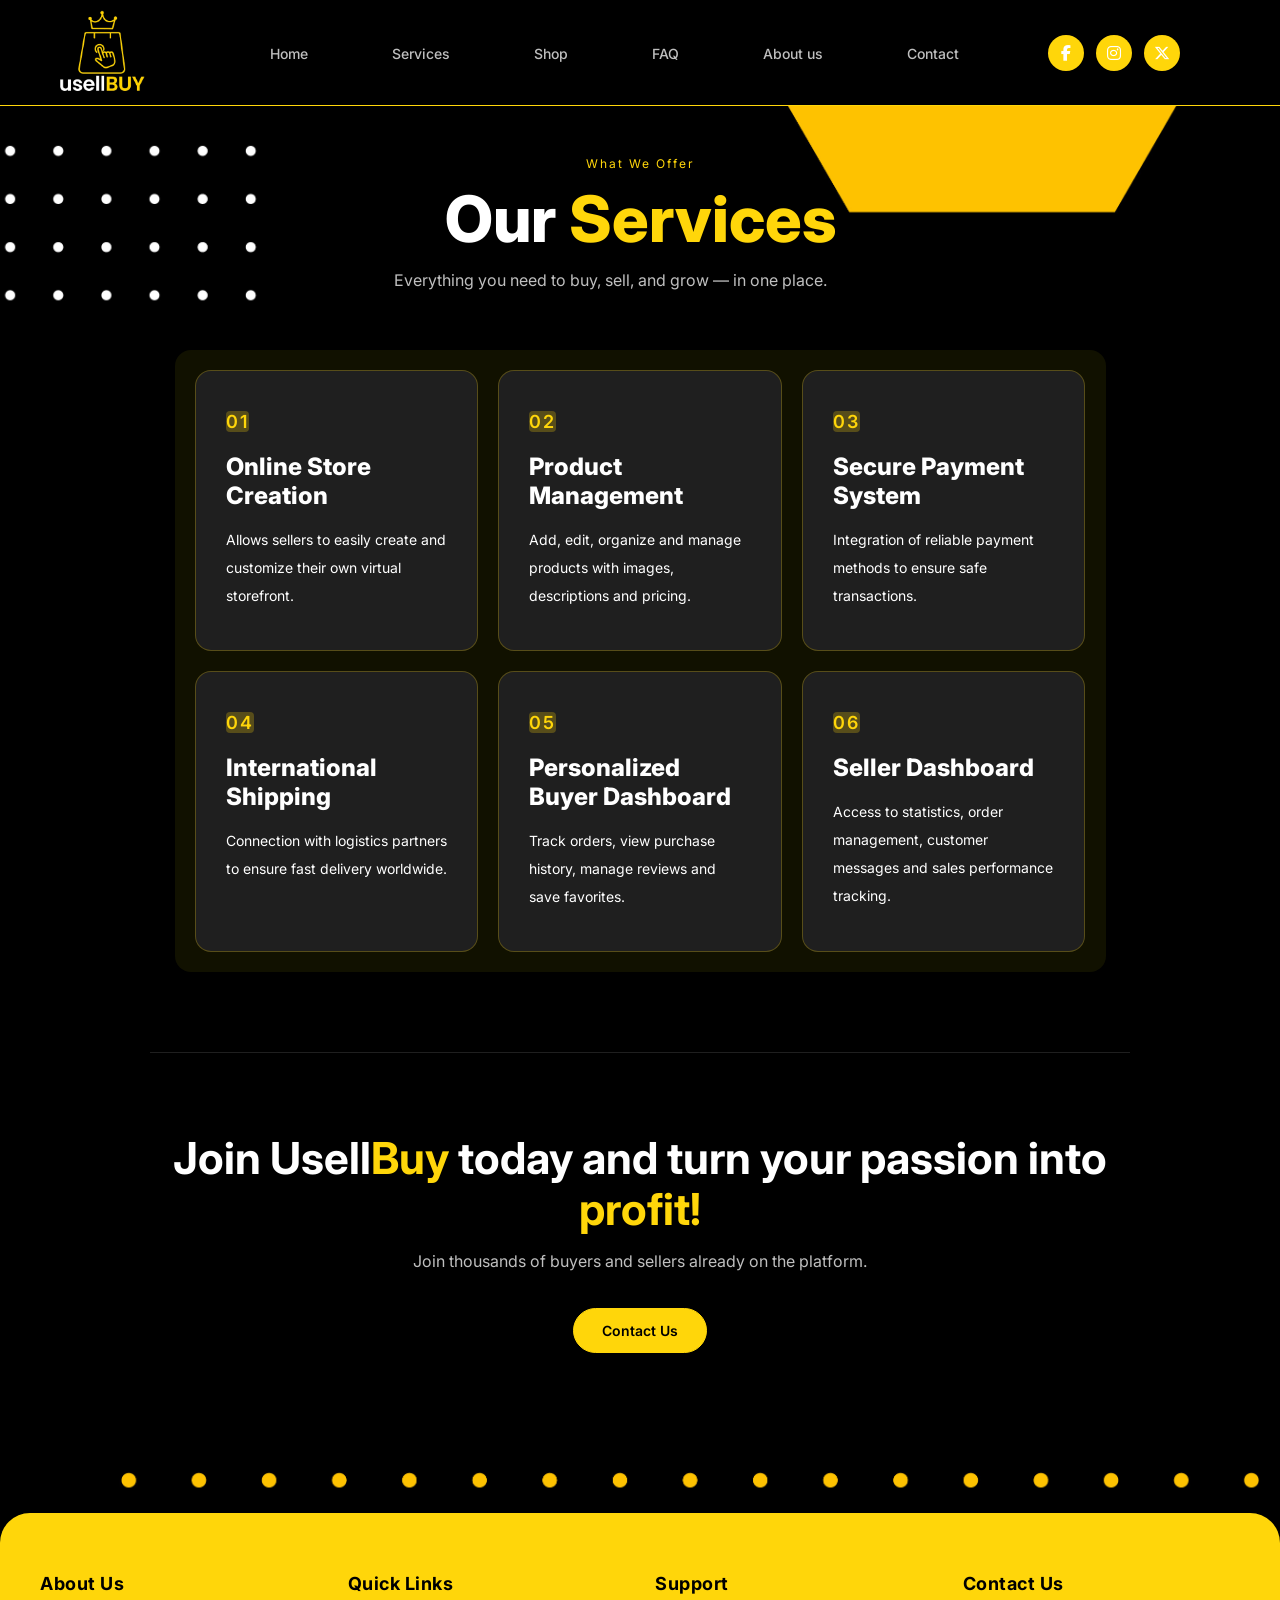
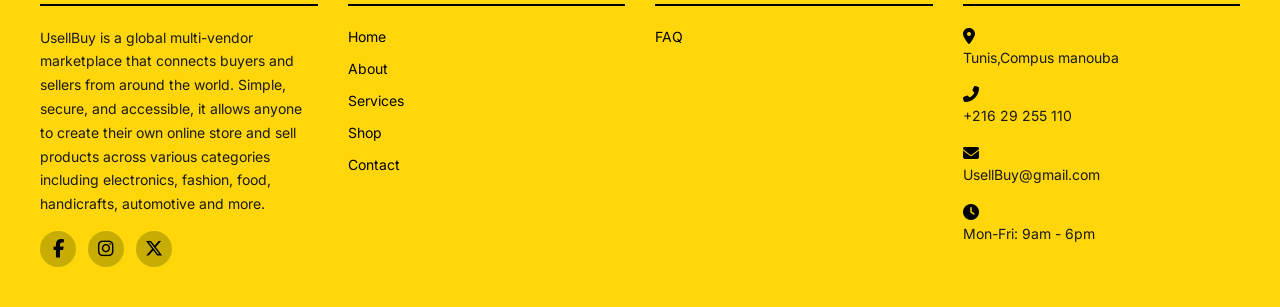
<file: services.html>
<!DOCTYPE html>
<html lang="en">
<head>
<link rel="icon" href="u__3_-removebg-preview.png">
<meta charset="UTF-8">
<meta name="viewport" content="width=device-width, initial-scale=1.0">
<title>UsellBuy — Services</title>
<link href="https://fonts.googleapis.com/css2?family=Inter:wght@300;400;600;700;800&display=swap" rel="stylesheet">
<link rel="stylesheet" href="https://cdnjs.cloudflare.com/ajax/libs/font-awesome/6.5.0/css/all.min.css">
<link rel="stylesheet" href="style.css">
</head>
<body>

<header>
  <div class = "logo">
        <a href="index.html"><img src = "u__3_-removebg-preview.png"></a>
    </div>
  <nav id ="nav_1">
    <a href="index.html">Home</a>
   
    <a href="services.html">Services</a>
    <a href="shop.html">Shop</a>
    <a href="faq.html">FAQ</a>
     <a href="about.html"> About us</a>
    <a href="contact.html">Contact</a>
  </nav>
  <nav id = "nav-2">
      <div class = "social">

          <a href="https://facebook.com" target="_blank" class="social fb">
              <i class="fa-brands fa-facebook-f"></i>
            </a>
            
            <a href="https://instagram.com" target="_blank" class="social ig">
                <i class="fa-brands fa-instagram"></i>
            </a>
            
            <a href="https://x.com" target="_blank" class="social x">
                <i class="fa-brands fa-x-twitter"></i>
            </a>
        </div>
    </nav>
</header>

<div id="services">
  <div class="wrap">
    <div class="s-container">
      <div class="label">What We Offer</div>
      <h1>Our <span class="yellow">Services </span></h1>
      <p class="sub">Everything you need to buy, sell, and grow — in one place.</p>
    </div>

    <div class="grid-2">
      <div class="svc"><div class="top-svc"><div class="svc-num">01</div></div><div class="svc-title"><h3>Online Store Creation</h3></div><p>Allows sellers to easily create and customize their own virtual storefront.</p></div>
      <div class="svc"><div class="top-svc"><div class="svc-num">02</div></div><div class="svc-title"><h3>Product Management</h3></div><p>Add, edit, organize and manage products with images, descriptions and pricing.</p></div>
      <div class="svc"><div class="top-svc"><div class="svc-num">03</div></div><div class="svc-title"><h3>Secure Payment System</h3></div><p>Integration of reliable payment methods to ensure safe transactions.</p></div>
      <div class="svc"><div class="top-svc"><div class="svc-num">04</div></div><div class="svc-title"><h3>International Shipping</h3></div><p>Connection with logistics partners to ensure fast delivery worldwide.</p></div>
      <div class="svc"><div class="top-svc"><div class="svc-num">05</div></div><div class="svc-title"><h3>Personalized Buyer Dashboard</h3></div><p>Track orders, view purchase history, manage reviews and save favorites.</p></div>
      <div class="svc"><div class="top-svc"><div class="svc-num">06</div></div><div class="svc-title"><h3>Seller Dashboard</h3></div><p>Access to statistics, order management, customer messages and sales performance tracking.</p></div>
    </div>

    <hr>
    <div style="text-align:center; padding-bottom:80px;">
      <h2>Join Usell<span style="color :var(--yellow)">Buy</span> today and turn your passion into <span style="color:var(--yellow)">profit!</span></h2>
      <p class="sub" style="margin:14px auto 32px;">Join thousands of buyers and sellers already on the platform.</p>
      <a href="contact.html" class="btn">Contact Us</a>
    </div>
  </div>

  <footer class="footer">
    <div class="footer-container">
      <div class="footer-col">
        <h4>About Us</h4>
        <p>UsellBuy is a global multi-vendor marketplace that connects buyers and sellers from around the world. Simple, secure, and accessible, it allows anyone to create their own online store and sell products across various categories including electronics, fashion, food, handicrafts, automotive and more.</p>
        <div class="social" id="footer__social">
          <a href="https://facebook.com" target="_blank" class="social fb">
                <i class="fa-brands fa-facebook-f"></i>
              </a>
              
              <a href="https://instagram.com" target="_blank" class="social ig">
                  <i class="fa-brands fa-instagram"></i>
              </a>
              
              <a href="https://x.com" target="_blank" class="social x">
                  <i class="fa-brands fa-x-twitter"></i>
              </a>
        </div>
      </div>
      <div class="footer-col">
        <h4>Quick Links</h4>
        <ul>
          <li><a href="index.html">Home</a></li>
          <li><a href="about.html">About</a></li>
          <li><a href="services.html">Services</a></li>
          <li><a href="shop.html">Shop</a></li>
          <li><a href="contact.html">Contact</a></li>
        </ul>
      </div>
      <div class="footer-col">
        <h4>Support</h4>
        <ul>
          <li><a href="faq.html">FAQ</a></li>
      </div>
    
      <div class="footer-col">
        <h4>Contact Us</h4>
        <div class="contact-item">
          <i class="fas fa-map-marker-alt"></i>
          <p>Tunis,Compus manouba</p>
        </div>
        <div class="contact-item">
          <i class="fas fa-phone-alt"></i>
          <p>+216 29 255 110</p>
        </div>
        <div class="contact-item">
          <i class="fas fa-envelope"></i>
          <p>UsellBuy@gmail.com</p>
        </div>
        <div class="contact-item">
          <i class="fas fa-clock"></i>
          <p>Mon-Fri: 9am - 6pm</p>
        </div>
      </div>
   </div>
  </footer>
</body>
</html>
</file>
<file: style.css>
:root{
    --yellow:#ffd60a;
    --golden: #ffd60a40;
    --white:#ffffff;
    --black:#000000;
    --surface:#0f0f0f;     
    --gray:#bfbfbf;
    --border:#1f1f1f;
    --error:  #ff7070;
    --valide: #44cc44;
  }

  *{
    margin:0;
    padding:0;
    box-sizing:border-box;
  }

  
  .yellow{
    color:var(--yellow);
  }
  body {
  font-family:'Inter',sans-serif;
  background:var(--black) url("SL-043021-42650-13.jpg");
  background-size: cover;
  background-position: center;
  background-repeat: no-repeat;
  color:var(--white);
  animation: simpleFade 0.5s;
}

@keyframes simpleFade {
  from { opacity: 0; }
  to { opacity: 1; }
}
  /* ── NAV ── */
header{
  position: sticky;
  top:0;
  width:100%;
  padding:10px 60px;
  display:flex;
  justify-content:space-between;
  align-items:center;
  z-index:100;
  background:var(--black);        
  border-bottom:1px solid var(--yellow); 
}

.logo{
  width : 85px;
  height : 85px;
}

.logo img{
  height : 100%;
  width : 100%;
}
#nav_1{margin-right : 5px}
#nav_1 a{
  color:var(--gray);
  font-size:14px;
  font-weight:500;
  text-decoration: none;
  margin-left:80px;
  position:relative;
  transition:color .3s;
  }

#nav_1 a::after{
  content:'';
  position:absolute;
  left:0;
  bottom:-4px;
  width:0;
  height:2px;
  background:var(--yellow);
  transition:width .3s ease;
}
  #nav_1 a:hover{color:var(--yellow);}
  #nav_1 a:hover::after{width:100%;}

  #nav-2 {
      display: flex;
      justify-content: flex-end; 
      align-items: center;
      padding: 10px 40px;
      background-color:var(--black) 
  }

  #nav-2 .social {
      display: flex;
      gap: 12px;
  }

  #nav-2 > a {
      width: 32px;
      height: 32px;
      display: flex;
      justify-content: center;
      align-items: center;
      color: var(--white);
      text-decoration: none;
      border-radius: 4px;
      font-size: 14px;
      transition: 0.3s ease;
  }

.fb ,.ig,.x{ background-color: var(--yellow); }
.fb:hover { background-color: #145dbf; }
.ig:hover { background-color: #dd2a7b; }
.x:hover { background-color: #333; }

  /* ── SHARED ── */
.wrap{max-width:1100px;
  margin:0 auto;
  padding:0 60px;
}

.pt{padding-top:120px;}

.label{
  font-size:12px;
  letter-spacing:2px;
  color:var(--yellow);
  margin-bottom:16px;
}

h1{
  font-size:clamp(36px,5vw,64px);
  font-weight:800;
  line-height:1;
  transition:transform .4s ease,opacity .4s ease;
}

h2{
  font-size:clamp(28px,4vw,44px);
  font-weight:700;
  line-height:1.15;
  transition:transform .4s ease,opacity .4s ease;
}

.sub{
 font-size:16px;
  color:var(--gray);
  line-height:1.7;
  max-width:500px;
  margin-top:16px;
  transition :opacity .4s ease;
}

  /* ── BUTTONS ── */
.btn{
  display :inline-block;
  padding:13px 28px;
  background:var(--yellow);
  color:var(--black);
  font-size:14px;
  font-weight:600;
  text-decoration:none;
  border:1px solid var(--yellow);
  border-radius:50px;
  cursor:pointer;  /*pointeur curseur*/
  transition:background .3s ease, color .3s ease, transform .2s ease;
}

.btn:hover{
  background:var(--black);
  color:var(--yellow);
  transform:translateY(-3px);
}

.btn-ghost{
  background: transparent;
  border:1px solid var(--white);
  color:var(--white);
  margin-left:12px;
  border-radius: 50px;
  transition:background .3s ease, color .3s ease, transform .2s ease;
}

.btn-ghost:hover{
  background:var(--white);
  color:var(--black);
  transform:translateY(-3px);
}

  /* ── DIVIDER ── */
  hr{
    border:none;
    border-top:1px solid var(--border);
    margin:80px 0;
    transition:opacity .3s;
  }


  /* ── SERVICES ── */
#services .s-container {
  padding-top: 50px;
  text-align: center;
  max-width: 560px;
  margin: 0 auto 56px;
}

.grid-2 {
    display: grid;
    grid-template-columns: repeat(3, 1fr);
    justify-content: center;              
    gap: 20px;
    width: 95%;                          
    margin: 0 auto;                       
    background: #111100; 
    padding: 20px;
    border-radius: 16px;
}

.svc {
    background: var(--border);
    padding: 40px 30px;
    border-radius: 16px;
    transition: all 0.3s ease;
    color: var(--white); 
    border: 1px solid var(--golden);
}

.svc:hover {
  background: var(--yellow);  
  color: var(--black);        
  transform: translateY(-5px);
}

.svc:hover h3,.svc:hover p,.svc:hover .svc-num { 
  color: inherit;
}

.top-svc {
  display: flex;
  justify-content: space-between;
  align-items: center;
  width: 100%;
  margin-bottom: 20px;
  }

.svc-num {
  font-size: 18px;
  letter-spacing: 2px;
  background-color:#ffd60a40;
  border-radius:4px;
  color: var(--yellow);
  font-weight: 600;
  transition: color 0.3s ease;
}

.svc:nth-child(5) .top-svc::after {
  font-size: 14px;
  color: var(--yellow);
  text-transform: uppercase;
  letter-spacing: 1px;
}

.svc:nth-child(6) .top-svc::after {
  font-size: 14px;
  color: var(--yellow);
  text-transform: uppercase;
  letter-spacing: 1px;
}
.svc-title h3 {
  font-size: 24px;
  font-weight: 800;
  margin-bottom: 16px;
  color: var(--white);
  transition: color 0.3s ease;
}

.svc p {
  font-size: 14px;
  padding: 0px 0px;
  color: var(--white);
  line-height: 2;
  transition: color 0.3s ease;
}

  /* ── SHOP ── */
.forms {
  margin: 40px 0 60px;
  padding: 30px;
  background: var(--black);
  border: 1.5px solid rgba(255, 214, 10, 0.15);
  border-radius: 16px;
}
.forms:hover{
  border-color: var(--yellow);
  transform: translateY(-5px);
}
.forms-grid {
    color: var(--yellow);
    font-size: 22px;
    font-weight: 700;
    margin-bottom: 25px;
    display: flex;
    align-items: center;
    gap: 10px;
}

.forms-grid {
  display: grid;
  grid-template-columns: 1fr 1fr;
  gap: 20px;
}

.form {
  background: var(--black);
  padding: 25px;
  border-radius: 12px;
  border: 1px solid rgba(255, 214, 10, 0.15);
  position: relative;
  transition: all 0.3s ease;
}

.form:hover {
  transform: translateY(-4px);
  box-shadow: 0 8px 28px rgba(255, 214, 10, 0.12);
  border-color: rgba(255, 214, 10, 0.3);
}

.form-badge {
  display: inline-block;
  padding: 4px 12px;
  border-radius: 20px;
  font-size: 11px;
  font-weight: 700;
  text-transform: uppercase;
  margin-bottom: 15px;
  color: var(--white);
}

.form h3 {
  color: var(--white);
  font-size: 18px;
  font-weight: 600;
  margin-bottom: 15px;
}
.form select {
  width: 100%;
  padding: 12px;
  margin-bottom: 12px;
  background: #111; 
  border: 1px solid var(--yellow);  
  border-radius: 6px;
  color: var(--yellow);  
  font-family: 'Inter', sans-serif;
  font-size: 14px;
  cursor: pointer;
}
.form select option {
  background: #111;  
  color: var(--yellow);  
  padding: 10px;
}

.form select option:hover {
  background: var(--yellow);  
  color: var(--black);  
}
.form input,.form select {
  width: 100%;
  padding: 12px;
  margin-bottom: 12px;
  background: rgba(255, 255, 255, 0.05);
  border: 1px solid var(--border);
  border-radius: 6px;
  color: var(--white);
  font-family: 'Inter', sans-serif;
  font-size: 14px;
}
.form input:focus,.form select:focus {
  border-color: var(--yellow);
  outline: none;
}

.price-row {
  display: grid;
  grid-template-columns: 1fr 1fr;
  gap: 10px;
  margin-bottom: 5px;
}

#btn__for {
  width: 100% ;
  padding: 12px;
  display: flex;
  align-items: center;
  justify-content: center;
  gap: 8px;
  margin-top: 10px;
}
#shop .sh-container{padding:120px 0 60px;}
.prod-grid{
  display:grid;
  grid-template-columns:repeat(4, 1fr);
  gap:20px;
  margin-bottom:0;
}
.prod-card{
  background:var(--surface);
  border:1px solid var(--border);
  border-radius:16px;
  transition:background .2s, transform .2s;
  overflow:hidden;
}
.prod-card:hover{
  background:#2e2e2e;
  transform:translateY(-4px);
}
.prod-card img{
  width:100%;
  aspect-ratio:1 / 1;
  object-fit:cover;
  display:block;
  transition:transform .4s ease;
  border-radius:16px 16px 0 0;
}
.prod-card:hover img {
  transform: scale(1.04);
  filter:saturate(120%);
  opacity: 0.9;
}

.prod-info{padding:18px;}
.prod-info h3{
  font-size:15px;
  font-weight:700;
  margin-bottom:6px;
}
.prod-info p{
  font-size:13px;
  color:var(--gray);
  line-height:1.6;
  margin-bottom:14px;
}
.prod-info .price{
  font-size:18px;
  font-weight:700;
  margin-bottom:14px;
}
.prod-info .price span{
  font-size:12px;
  color:var(--gray);
  font-weight:400;
}
#add-btn{
    width:100%;
    padding:10px;
  }
.prod-top{
  margin: 40px 0;
  padding: 25px;
  background: #111;
  border: 1px solid var(--yellow);
  border-radius: 12px;
  overflow-x: auto;
}
.prod-top-title {
  color: var(--yellow);
  font-size: 22px;
  margin-bottom: 20px;
  display: flex;
  align-items: center;
  gap: 10px;
}

.prod-top-title i {
  color: var(--yellow);
  font-size: 24px;
}

.prod-top-table, #product-table {
  width: 100%;
  border-collapse: collapse;
  background: var(--black);
  border: 1px solid var(--yellow);
  border-radius: 8px;
  overflow: hidden;
  min-width: 600px;
}

.prod-top-table th, #product-table th {
  background: var(--yellow);
  color: var(--black);
  padding: 12px;
  font-size: 14px;
  text-align: left;
}
.prod-top-table th i, #product-table i {
  margin-right: 6px;
  color: var(--black);
  }

.prod-top-table td, #product-tbody td{
  padding: 12px;
  color: var(--white);
  border-bottom: 1px solid #333;
}
.prod-top-table td i {
  margin-right: 6px;
  color: var(--yellow);
}

.prod-top-row-1 ,.prod-top-row-2 ,.prod-top-row-3{ background: var(--black);} 

.rank-1 i { color: #FFD700; }
.rank-2 i { color: #C0C0C0; }
.rank-3 i { color: #CD7F32; }

.product-cell {
  display: flex;
  align-items: center;
  gap: 10px;
}

.product-cell img {
    width: 40px;
    height: 40px;
    border-radius: 5px;
    border: 1px solid var(--yellow);
    object-fit: cover;
  }

.product-cell span { color: var(--white); }

.revenue {
  color: #4CAF50 !important;
  font-weight: 600;
}

.revenue i { 
  color: #4CAF50 !important;
}
.rating i {
  color: var(--yellow);
  font-size: 12px;
  margin-right: 2px;
}

.prod-top-table tr:hover, #product-tbody tr { 
  background: var(--border);
}
.prod-top-table tr, #product-tbody tr:hover td {
  border-color: var(--yellow);
}

.prod-info {
  background-color: var(--surface);
  color : var(--gray);
}

  /* ── FAQ ── */


  /* ── ABOUT ── */
.about {
  padding: 80px 24px 100px;
  font-family: 'Inter', sans-serif;
  max-width: 1100px;
  margin: 0 auto;
}

.about-container {
  text-align: center;
  max-width: 640px;
  margin: 0 auto 60px;
}

.about-container h1 {
  font-size: clamp(2rem, 4.5vw, 3.2rem);
  font-weight: 700;
  line-height: 1.15;
  color: var(--white);
  margin-top: 12px;
}
.about-container h1 span { color: var(--yellow); }

.about-sub {
  margin-top: 16px;
  color: var(--gray);
  font-size: 1rem;
  line-height: 1.75;
}

.about-mission {
  background: var(--black);
  border: 1.5px solid var(--golden);
  border-radius: 20px;
  padding: 32px 36px;
  margin-bottom: 72px;
}

.about-mission-inner {
  display: flex;
  align-items: flex-start;
  gap: 20px;
}
.about-mission-inner i {
  font-size: 1.6rem;
  color: var(--yellow);
  margin-top: 3px;
  flex-shrink: 0;
}

.about-mission-inner p {
  font-size: 1rem;
  color: var(--gray);
  line-height: 1.8;
}

.about-team-title {
  text-align: center;
  margin-bottom: 36px;
}

.about-team-title h2 {
  font-size: clamp(1.6rem, 3vw, 2.2rem);
  font-weight: 700;
  color: var(--white);
  margin-top: 8px;
}

.about-team {
  display: grid;
  grid-template-columns: repeat(auto-fill, minmax(300px, 1fr));
  gap: 20px;
  margin-bottom: 80px;
}

.about-card {
  background: #1a1a1a;
  border: 1.5px solid var(--golden);
  border-radius: 20px;
  padding: 32px 28px;
  display: flex;
  flex-direction: column;
  gap: 16px;
  transition: background 0.25s, border-color 0.25s, transform 0.2s;
}

.about-card:hover {
  background: #222;
  border-color: var(--yellow);
  transform: translateY(-5px);
}

.about-card-avatar {
  width: 56px;
  height: 56px;
  border-radius: 50%;
  background: var(--yellow);
  color: var(--black);
  font-size: 1.1rem;
  font-weight: 700;
  display: flex;
  align-items: center;
  justify-content: center;
  flex-shrink: 0;
  letter-spacing: 1px;
}

.about-card-info h3 {
  font-size: 1.05rem;
  font-weight: 700;
  color: var(--white);
   margin-bottom: 4px;
}

.about-card-role {
  display: inline-block;
  font-size: 0.75rem;
  font-weight: 600;
  letter-spacing: 1.5px;
  text-transform: uppercase;
  color: var(--yellow);
  margin-bottom: 12px;
}

.about-card-info p {
  font-size: 0.85rem;
  color: var(--gray);
  line-height: 1.75;
}

.about-card-socials {
  display: flex;
  gap: 10px;
  margin-top: 4px;
}

.about-card-socials a {
  width: 34px;
  height: 34px;
  border-radius: 50%;
  background: var(--surface);
  border: 1px solid var(--golden);
  color: var(--yellow);
  display: flex;
  align-items: center;
  justify-content: center;
  font-size: 0.85rem;
  text-decoration: none;
  transition: background 0.2s, color 0.2s, border-color 0.2s;
}

.about-card-socials a:hover {
  background: var(--yellow);
  color: var(--black);
  border-color: var(--yellow);
}

.about-values {
  display: grid;
  grid-template-columns: repeat(auto-fill, minmax(220px, 1fr));
  gap: 20px;
  margin-bottom: 80px;
}
.about-value {
  background: var(--surface);
  border: 1.5px solid var(--golden);
  border-radius: 20px;
  padding: 28px 24px;
  transition: background 0.25s, border-color 0.25s, transform 0.2s;
}

.about-value:hover {
  background: var(--yellow);
  border-color: var(--yellow);
  transform: translateY(-4px);
}

.about-value i {
  font-size: 1.4rem;
  color: var(--yellow);
  margin-bottom: 14px;
  display: block;
  transition: color 0.25s;
}
.about-value:hover i { color: var(--black); }

.about-value h4 {
  font-size: 0.95rem;
  font-weight: 700;
  color: var(--white);
  margin-bottom: 8px;
  transition: color 0.25s;
}
.about-value:hover h4 { color: var(--black); }
.about-value p {
  font-size: 0.82rem;
  color: var(--gray);
  line-height: 1.75;
  transition: color 0.25s;
}

.about-value:hover p { color: #333; }

.about-cta {
  border: 1.5px solid var(--golden);
  border-radius: 20px;
  padding: 36px 40px;
  display: flex;
  align-items: center;
  gap: 20px;
  flex-wrap: wrap;
  background: var(--surface);
}

.about-cta-text { flex: 1; }

.about-cta-text h3 {
  font-size: 1.1rem;
  font-weight: 600;
  color: var(--white);
}

.about-cta-text p {
  font-size: 0.875rem;
  color: var(--gray);
  margin-top: 4px;
}
  /* ── CONTACT ── */
.ct-block i.ct-icon-minimal {
  color: var(--yellow);
  font-size: 20px;
  width: 36px;
  text-align: center;
  margin-top: 3px;
}
.ct-block {
  display: flex;
  gap: 14px;
  align-items: flex-start;
  margin-bottom: 24px;
}
.contact .ct-container { 
  padding: 120px 0 60px;
}
.contact-grid {
  display: grid;
  grid-template-columns: 1fr 1fr;
  gap: 1px; background: var(--border);
  border: 1px solid var(--golden);
}
.ct-info {
  background: var(--black); 
  padding: 48px 40px; 
}
.ct-info .sub {margin-bottom: 40px;
}
.ct-block {
  display: flex; gap: 14px; 
  align-items: flex-start; 
  margin-bottom: 24px; 
}
.ct-icon {
  width: 36px; 
  height: 36px; 
  border: 1px solid var(--border); 
  display: flex; 
  align-items: center; 
  justify-content: center; 
  font-size: 14px; 
  flex-shrink: 0;
}
.ct-label{ 
  font-size: 11px; 
  letter-spacing: 1.5px; 
  text-transform: uppercase; 
  color: var(--gray); 
}
.ct-val { 
  font-size: 14px; 
  font-weight: 500; 
  margin-top: 2px; 
}
.ct-form { 
  background: var(--black); 
  padding: 48px 40px; 
}
.ct-form h3{
  font-size: 18px; 
  font-weight: 700; 
  margin-bottom: 28px; 
}
.row2 { 
  display: grid; 
  grid-template-columns: 1fr 1fr; 
  gap: 14px; 
}
.fg { 
  margin-bottom: 14px; 
}
.fg label { 
  display: flex ; 
  font-size: 11px; 
  letter-spacing: 1.5px; 
  text-transform: uppercase; 
  color: var(--gray); 
  margin-bottom: 7px; 
}
.fg input,.fg textarea { 
  width: 100%; 
  background: var(--black); 
  border: 1px solid var(--golden); 
  padding: 11px 14px; 
  color: var(--white); 
  font-family: 'Inter', sans-serif; 
  font-size: 14px; 
  outline: none; 
  resize: none; 
  transition: border-color .2s;
}
.fg input:focus, .fg textarea:focus { 
  border-color: var(--yellow);
}

.social {
  display: flex;
  gap: 12px;
}

.social a {
  width: 36px;
  height: 36px;
  display: flex;
  justify-content: center;
  align-items: center;
  color: var(--white);
  text-decoration: none;
  border-radius: 50%;  
  font-size: 16px;
  transition: 0.3s ease;
  background: var(--yellow);
}
/* ── CONTACT NAV BUTTONS — Questionnaire & Fun Page ── */
.ct-nav-links {
  display: flex;
  flex-direction: column;
  gap: 10px;
  margin-top: 24px;
}

.ct-nav-btn {
  display: inline-flex;
  align-items: center;
  gap: 10px;
  padding: 11px 20px;
  border-radius: 50px;
  font-size: 13px;
  font-weight: 700;
  text-decoration: none;
  transition: all .25s ease;
}

.ct-nav-btn.filled {
  background: var(--yellow);
  color: var(--black);
  border: 1px solid var(--yellow);
}

.ct-nav-btn.filled:hover {
  background: var(--black);
  color: var(--yellow);
  transform: translateY(-2px);
}

.ct-nav-btn.ghost {
  background: transparent;
  color: var(--white);
  border: 1px solid var(--border);
}

.ct-nav-btn.ghost:hover {
  border-color: var(--yellow);
  color: var(--yellow);
  transform: translateY(-2px);
}

.ct-nav-btn i {
  font-size: 14px;
}
.banner-container {
    overflow: hidden;
    background: var(--yellow);
    padding: 10px 0;
    position: relative;
    border-bottom: 2px solid rgba(0,0,0,0.15);
  }
  /* Le texte défile de droite à gauche en boucle */
.banner-track {
  display: flex;
  white-space: nowrap;
  animation: marqueeScroll 22s linear infinite;
}
.banner-text {
  font-size: 14px;
  font-weight: 700;
  color: var(--black);
  padding: 0 60px;
  letter-spacing: 0.5px;
  flex-shrink: 0;
 }
.banner-text i { margin: 0 8px; 
  font-size: 12px; 
  color: rgba(0,0,0,0.4); 
}
  /* Animation du défilement */
@keyframes marqueeScroll {
  from { transform: translateX(0); }
  to   { transform: translateX(-50%); }
}
  /* L'heure est mise à jour dynamiquement */
#banner-time, #banner-date { font-weight: 800; }
 
  /* ════════════════════════════════
     GALERIE D'IMAGES — Partie 4b
  ════════════════════════════════ */
.gallery-container {
  margin: 60px 0;
}
.gallery-container .container-title {
  font-size: 22px;
  font-weight: 700;
  color: var(--yellow);
  margin-bottom: 8px;
  display: flex;
  align-items: center;
  gap: 12px;
}
.gallery-container .container-sub {
  font-size: 13px;
  color: var(--gray);
  margin-bottom: 24px;
}
  /* Conteneur de la galerie */
.gallery-slider {
  position: relative;
  border-radius: 20px;
  overflow: hidden;
  aspect-ratio: 16/7;
  border: 1px solid var(--border);
}
  /* Images de la galerie */
.gallery-slide {
  position: absolute;
  top: 0; left: 0;
  width: 100%; height: 100%;
  object-fit: cover;
  opacity: 0;
  transition: opacity 1s ease-in-out;
}
.gallery-slide.active { opacity: 1; }
 
  /* Overlay avec le titre de l'image */
.gallery-overlay {
  position: absolute;
  bottom: 0; left: 0; right: 0;
  background: linear-gradient(transparent, rgba(0,0,0,0.75));
  padding: 30px 28px 20px;
  display: flex;
  justify-content: space-between;
  align-items: flex-end;
}
.gallery-caption { font-size: 16px; font-weight: 700; }
.gallery-caption small { display: block; font-size: 12px; color: var(--gray); font-weight: 400; margin-top: 2px; }
 
  /* Indicateurs (points) */
.gallery-dots {
  display: flex;
  gap: 6px;
}
.gallery-dot {
  width: 8px; height: 8px;
  border-radius: 50%;
  background: rgba(255,255,255,0.3);
  cursor: pointer;
  transition: all .3s;
  border: none;
}
.gallery-dot.active { background: var(--yellow); transform: scale(1.3); }
 
  /* Boutons précédent / suivant */
.gallery-nav {
  position: absolute;
  top: 50%; transform: translateY(-50%);
  display: flex;
  justify-content: space-between;
  width: 100%;
  padding: 0 16px;
  pointer-events: none;
}
.gallery-btn {
  width: 40px; height: 40px;
  border-radius: 50%;
  background: rgba(0,0,0,0.5);
  border: 1px solid rgba(255,255,255,0.15);
  color: var(--white);
  font-size: 14px;
  cursor: pointer;
  pointer-events: all;
  display: flex; align-items: center; justify-content: center;
  transition: all .2s;
 }
.gallery-btn:hover { background: var(--yellow); color: var(--black); border-color: var(--yellow); }
 
  /* Compteur de temps restant */
.gallery-timer {
  position: absolute;
  top: 14px; right: 14px;
  background: var(--black);
  border: 1px solid rgba(255,255,255,0.15);
  border-radius: 50px;
  padding: 4px 12px;
  font-size: 11px;
  color: var(--gray);
  display: flex; align-items: center; gap: 6px;
}
#timer-bar {
  width: 40px; height: 3px;
  background: var(--border);
  border-radius: 2px;
  overflow: hidden;
}
#timer-fill {
  height: 100%;
  background: var(--yellow);
  border-radius: 2px;
  transition: width 1s linear;
}

/* ── QUESTIONNARY ── */

/* Questionnaire Simple Styles */

 /* ── Hero ── */
.q-container { padding: 120px 0 60px;
 }
 
    /* ── Card formulaire ── */
.q-card {
  background: var(--surface);
  border: 1px solid var(--border);
  border-radius: 20px;
  padding: 48px;
  max-width: 720px;
  margin: 0 auto 80px;
  }
 
    /* ── Groupes de champs ── */
.q-group { margin-bottom: 28px; }
.q-group label.main-label {
  display: block;
  font-size: 11px;
  letter-spacing: 1.8px;
  text-transform: uppercase;
  color: var(--yellow);
  margin-bottom: 10px;
  font-weight: 600;
}
 
    /* Inputs & Textarea */
.q-group input[type="text"],
.q-group input[type="email"],
.q-group textarea,
.q-group select {
  width: 100%;
  background: var(--border);
  border: 1px solid var(--border);
  padding: 12px 16px;
  color: var(--white);
  font-size: 14px;
  outline: none;
  border-radius: 10px;
  resize: vertical;
  transition: border-color .2s, background .2s;
}
.q-group input:focus,
.q-group textarea:focus,
.q-group select:focus { border-color: var(--yellow); background: rgba(255,214,10,0.03); }
.q-group select option { background: #111; }
 
    /* Erreur de validation */
.error-msg {
  color: var(--error);
  font-size: 12px;
  margin-top: 6px;
  display: none;
  align-items: center;
  gap: 5px;
}
.error-msg.visible { display: flex; }
.field-error input,.field-error textarea,.field-error select { border-color: var(--error) !important; }
 
    /* Champ valide */
.field-ok input,.field-ok textarea,.field-ok select { border-color: var(--valide) !important; }
 
    /* Radio & Checkbox */
.options-grid { display: grid; grid-template-columns: 1fr 1fr; gap: 10px; }
.option-item {
  display: flex;
  align-items: center;
  gap: 10px;
  background: rgba(255,255,255,0.03);
  border: 1px solid var(--border);
  padding: 12px 16px;
  border-radius: 10px;
  cursor: pointer;
  transition: all .2s;
  font-size: 14px;
  color: var(--gray);
}
.option-item:hover { border-color: var(--yellow); color: var(--white); background: rgba(255,214,10,0.04); }
.option-item input[type="radio"],
.option-item input[type="checkbox"] {
  accent-color: var(--yellow);
  width: 16px; height: 16px;
  cursor: pointer;
}
 
    /* Stars rating */
.stars { display: flex; gap: 6px; flex-direction: row-reverse; justify-content: flex-end; }
.stars input { display: none; }
.stars label {
  font-size: 28px;
  color: var(--border);
  cursor: pointer;
  transition: color .15s;
  }
.stars label:hover,.stars label:hover ~ label,.stars input:checked ~ label { color: var(--yellow); }
 
    /* Range slider */
.range-wrap { display: flex; align-items: center; gap: 16px; }
.range-wrap input[type="range"] { flex: 1; accent-color: var(--yellow); }
.range-val {
  min-width: 36px;
  text-align: center;
  font-weight: 700;
  color: var(--yellow);
  font-size: 16px;
}
 

    /* Séparateur interne */
.q-divider { border: none; border-top: 1px solid var(--border); margin: 32px 0; }
 
    /* Message de succès */
.success-panel {
  display: none;
  text-align: center;
  padding: 60px 40px;
}
.success-panel.visible { display: block; }
.success-icon { font-size: 60px; color: var(--yellow); margin-bottom: 20px; }
.success-panel h2 { font-size: 28px; margin-bottom: 12px; }
.success-panel p { color: var(--gray); font-size: 15px; }
 
    /* Char count */
.char-count { font-size: 11px; color: var(--gray); text-align: right; margin-top: 4px; }
 
    /* Liens nav extras */
.nav-links { display: flex; gap: 16px; justify-content: center; margin-bottom: 60px; flex-wrap: wrap; }
.nav-link-pill {
  display: inline-flex;
  align-items: center;
  gap: 8px;
  padding: 10px 20px;
  border: 1px solid var(--border);
  border-radius: 50px;
  color: var(--gray);
  text-decoration: none;
  font-size: 13px;
  transition: all .2s;
}
.nav-link-pill:hover { border-color: var(--yellow); color: var(--yellow); }

/*---------FUNPAGE----------------*/

.fp-container { 
    padding: 60px 0 40px; 
    text-align: center;
}

.fp-layout { 
    display: grid; 
    grid-template-columns: 1fr 1fr; 
    gap: 32px; 
    margin-bottom: 60px; 
}

/* Game Card Styles */
.game-card {
    background: rgba(255,255,255,0.03);
    border: 1px solid var(--border);
    border-radius: 20px;
    padding: 32px;
}

.game-card h3 {
    font-size: 18px;
    font-weight: 700;
    color: var(--yellow);
    margin-bottom: 8px;
    display: flex;
    align-items: center;
    gap: 10px;
}

.game-card .sub-label { 
    font-size: 13px; 
    color: var(--gray); 
    margin-bottom: 20px; 
}

/* Memory Game Grid */
.memory-grid {
    display: grid;
    grid-template-columns: repeat(4, 1fr);
    gap: 10px;
    margin-bottom: 16px;
}

.mem-card {
    aspect-ratio: 1;
    border-radius: 12px;
    border: 2px solid var(--border);
    display: flex;
    align-items: center;
    justify-content: center;
    cursor: pointer;
    background: rgba(255,255,255,0.04);
    transition: all 0.2s ease;
    position: relative;
}

/* Style pour l'icône question mark (face cachée) */
.mem-card .fa-circle-question {
    font-size: 32px;
    color: var(--yellow);
    transition: all 0.2s ease;
}

/* Style pour les icônes Font Awesome sur les cartes retournées */
.mem-card .card-icon {
    display: none;
    font-size: 32px;
}

.mem-card .card-icon i {
    font-size: 32px;
    color: var(--yellow);
}

/* Carte retournée */
.mem-card.flipped {
    background: rgba(255,214,10,0.1);
    border-color: var(--yellow);
}

.mem-card.flipped .fa-circle-question {
    display: none;
}

.mem-card.flipped .card-icon {
    display: block;
}

/* Carte appariée */
.mem-card.matched {
    border-color: var(--yellow);
    background: rgba(255,214,10,0.2);
    cursor: default;
    opacity: 0.8;
}

.mem-card.matched .card-icon i {
    color: var(--yellow);
}

/* Effet hover sur les cartes non retournées */
.mem-card:hover:not(.flipped):not(.matched) {
    transform: scale(1.05);
    border-color: rgba(255,214,10,0.5);
}

/* Game Score */
.game-score {
    display: flex;
    justify-content: space-between;
    align-items: center;
    font-size: 13px;
    color: var(--gray);
    margin-bottom: 16px;
    flex-wrap: wrap;
    gap: 10px;
}

.game-score span { 
    color: var(--yellow); 
    font-weight: 700; 
}

.btn-game { 
    padding: 6px 16px; 
    background: transparent; 
    border: 1px solid var(--yellow); 
    color: var(--yellow); 
    border-radius: 50px; 
    cursor: pointer; 
    font-size: 12px; 
    font-family: 'Inter', sans-serif;
    transition: all 0.2s; 
}

.btn-game:hover { 
    background: var(--yellow); 
    color: var(--black); 
}

/* Propagation Section */
.propagation-container {
    background: rgba(255,255,255,0.02);
    border: 1px solid var(--border);
    border-radius: 20px;
    padding: 32px;
    margin-bottom: 60px;
}

.propagation-container h3 {
    font-size: 18px;
    font-weight: 700;
    color: var(--yellow);
    margin-bottom: 12px;
    display: flex;
    align-items: center;
    gap: 10px;
}

.propagation-container p {
    font-size: 13px;
    color: var(--gray);
    margin-bottom: 20px;
    line-height: 1.5;
}

.propagation-container code {
    background: rgba(255,255,255,0.1);
    padding: 2px 6px;
    border-radius: 4px;
    font-size: 11px;
}

/* Event Propagation Levels */
.ev-outer {
    background: rgba(255,255,255,0.04);
    border: 2px solid rgba(255,255,255,0.1);
    border-radius: 16px;
    padding: 24px;
    margin: 20px 0;
    cursor: pointer;
    transition: all 0.2s;
}

.ev-outer:hover { 
    border-color: rgba(122,178,247,0.5); 
}

.ev-outer-label { 
    font-size: 11px; 
    letter-spacing: 1px; 
    text-transform: uppercase; 
    color: var(--gray); 
    margin-bottom: 16px; 
    display: flex;
    align-items: center;
    gap: 8px;
}

.ev-zone {
    background: rgba(255,214,10,0.04);
    border: 2px dashed rgba(255,214,10,0.25);
    border-radius: 12px;
    padding: 20px;
    cursor: pointer;
    transition: all 0.2s;
}

.ev-zone:hover { 
    border-color: rgba(255,214,10,0.5); 
}

.ev-zone-label { 
    font-size: 11px; 
    letter-spacing: 1px; 
    text-transform: uppercase; 
    color: rgba(255,214,10,0.6); 
    margin-bottom: 14px; 
    display: flex;
    align-items: center;
    gap: 8px;
}

.ev-btn-wrap { 
    display: flex; 
    gap: 12px; 
    flex-wrap: wrap;
}

.ev-btn {
    padding: 10px 20px;
    background: var(--yellow);
    color: var(--black);
    border: none;
    border-radius: 50px;
    cursor: pointer;
    font-size: 13px;
    font-weight: 600;
    font-family: 'Inter', sans-serif;
    transition: all 0.2s;
    display: inline-flex;
    align-items: center;
    gap: 8px;
}

.ev-btn:hover { 
    transform: scale(1.02); 
    box-shadow: 0 4px 12px rgba(255,214,10,0.3);
}

.ev-btn-stop {
    padding: 10px 20px;
    background: transparent;
    color: var(--gray);
    border: 1px solid var(--border);
    border-radius: 50px;
    cursor: pointer;
    font-size: 13px;
    transition: all 0.2s;
    display: inline-flex;
    align-items: center;
    gap: 8px;
}

.ev-btn-stop:hover { 
    border-color: #ff7070; 
    color: #ff7070; 
}

/* Event Log */
.ev-log {
    background: var(--black);
    border: 1px solid var(--border);
    border-radius: 12px;
    padding: 16px;
    font-size: 12px;
    min-height: 120px;
    max-height: 180px;
    overflow-y: auto;
    margin-top: 16px;
}

.ev-log-entry {
    padding: 4px 0;
    border-bottom: 1px solid rgba(255,255,255,0.04);
    font-family: monospace;
    font-size: 11px;
    animation: fadeIn 0.3s ease;
}

@keyframes fadeIn {
    from {
        opacity: 0;
        transform: translateY(-5px);
    }
    to {
        opacity: 1;
        transform: translateY(0);
    }
}

.ev-log-entry.outer { color: #7ab2f7; }
.ev-log-entry.zone { color: #ffd60a; }
.ev-log-entry.btn { color: #7affa0; }
.ev-log-entry.stop { color: #ff7070; }
.ev-log-entry.mouse { color: #c07aff; }
.ev-log-entry.key { color: #ff9f7a; }

.ev-log-clear { 
    font-size: 11px; 
    color: var(--gray); 
    cursor: pointer; 
    float: right;
    margin-bottom: 8px;
    transition: color 0.2s;
}

.ev-log-clear:hover { 
    color: var(--white); 
}

/* Mouse Tracker */
.mouse-tracker {
    background: rgba(255,255,255,0.03);
    border: 1px solid var(--border);
    border-radius: 12px;
    padding: 12px;
    margin-top: 16px;
    text-align: center;
    font-size: 12px;
    color: var(--gray);
    display: flex;
    align-items: center;
    justify-content: center;
    gap: 10px;
}

.mouse-tracker span {
    color: var(--yellow);
    font-weight: 600;
}

/* Keyboard Hint */
.key-hint {
    display: inline-block;
    background: rgba(255,214,10,0.1);
    border: 1px solid var(--yellow);
    border-radius: 6px;
    padding: 2px 8px;
    font-family: monospace;
    font-size: 11px;
    color: var(--yellow);
}

/* Legend */
.legend {
    display: flex;
    gap: 20px;
    flex-wrap: wrap;
    margin-top: 16px;
    font-size: 11px;
    padding-top: 12px;
    border-top: 1px solid var(--border);
}

.legend span { 
    display: inline-flex;
    align-items: center;
    gap: 6px;
}

/* Helper Classes */
.text-center {
    text-align: center;
}

.mt-2 {
    margin-top: 8px;
}
  /*=============FOOTER==============*/
.footer {
  background: var(--yellow); 
  color: var(--black);  
  padding: 60px 40px 40px;
  margin-top: 80px;
  width: 100%;
  font-family: 'Inter', sans-serif;
  position: relative;
  border-radius: 30px 30px 0 0;  
}

.footer-container {
  max-width: 1200px;
  margin: 0 auto;
  display: grid;
  grid-template-columns: repeat(4, 1fr); 
  gap: 30px;
}

.footer-col {
  display: flex;
  flex-direction: column;
}

.footer-col h4 {
  color: var(--black);
  font-size: 18px;
  font-weight: 700;
  margin-bottom: 20px;
  letter-spacing: 0.5px;
  border-bottom: 2px solid var(--black);
  padding-bottom: 10px;
}

.footer-col ul { list-style: none; padding: 0; margin: 0; }
.footer-col ul li { margin-bottom: 12px; }
.footer-col ul li a {
  color: var(--black);
  text-decoration: none;
  font-size: 14px;
  transition: all 0.3s ease;
  display: inline-block;
}
.footer-col ul li a:hover { color: #000000; transform: translateX(5px); font-weight: 600; }
.footer-col p { color: #1a1a1a; font-size: 14px; line-height: 1.7; margin: 0 0 15px 0; }

#footer__social > a {
  display: inline-flex;
  align-items: center;
  justify-content: center;
  width: 36px;
  height: 36px;
  background: rgb(199, 173, 3);
  border-radius: 50%;
  color: var(--black);
  text-decoration: none;
  font-size: 18px;
  transition: all 0.3s ease;
}

#footer__social > a:hover { 
  background: var(--black); 
  color: var(--yellow); 
  transform: translateY(-3px);
}

.footer-bottom {
  max-width: 1200px;
  margin: 40px auto 0;
  padding-top: 25px;
  border-top: 1px solid var(--black);
  display: flex;
  justify-content: space-between;
  align-items: center;
  flex-wrap: wrap;
  gap: 15px;
}

.footer-bottom p { 
  color: var(--black); 
  font-size: 13px; 
  margin: 0; 
}

.footer-bottom-links { 
  display: flex; 
  gap: 25px; 
}
.footer-bottom-links a { 
  color: var(--black); 
  text-decoration: none; 
  font-size: 13px; 
  transition: color 0.3s; 
}
.footer-bottom-links a:hover { 
  color: var(--black); 
  text-decoration: underline; 
}

  /* ── RESPONSIVE ── */
@media (max-width: 992px) {
  .footer-container { grid-template-columns: repeat(2, 1fr); }
}
@media (max-width: 768px) {
  .faq-cta { flex-direction: column; text-align: center; }
  .about-cta { flex-direction: column; text-align: center; }
  .about-mission-inner { flex-direction: column; }
  .prod-grid { grid-template-columns: 1fr; }
  .prod-top { padding: 15px; }
  .prod-top-title { font-size: 18px; }
  .prod-top-table th,.prod-top-table td { padding: 8px; }
  .product-cell img { width: 30px; height: 30px; }
}
@media (max-width: 600px) {
  .faq-cta { flex-direction: column; text-align: center; }
  .about-cta { flex-direction: column; text-align: center; }
}
@media (max-width: 576px) {
  .footer-container { grid-template-columns: 1fr; }
  .footer-bottom { flex-direction: column; text-align: center; }
  .footer-bottom-links { justify-content: center; }
}
@media(max-width:900px) {
  header { padding: 18px 24px; }
  .wrap { padding: 0 24px; }
  footer { padding: 24px; flex-direction: column; gap: 16px; text-align: center; }
  footer nav { margin-top: 4px; }
  #home .container-inner, .contact-grid { grid-template-columns: 1fr; }
  .container-visual { display: none; }
  .grid-4 { grid-template-columns: 1fr 1fr; }
  .plans { grid-template-columns: 1fr; }
  .grid-2 { grid-template-columns: 1fr; }
  .stats { grid-template-columns: 1fr 1fr; }
}
@media(max-width:560px) {
  nav a { margin-left: 16px; font-size: 13px; }
  .grid-4 { grid-template-columns: 1fr; }
  .row2 { grid-template-columns: 1fr; }
  .stats { grid-template-columns: 1fr; }
}
@media (max-width: 480px) {
  .prod-top-table { font-size: 12px; }
  .rating i { font-size: 10px; }
}
@media(max-width:800px) { 
    .fp-layout { 
        grid-template-columns: 1fr; 
    } 
}

/* ── PARTIE IV — PHP Form error spans ── */
.ct-form .error-msg {
  display: none;
  font-size: 12px;
  color: var(--error);
  margin-top: 4px;
}
.ct-form input, .ct-form textarea {
  transition: border-color .2s;
}
</file>
